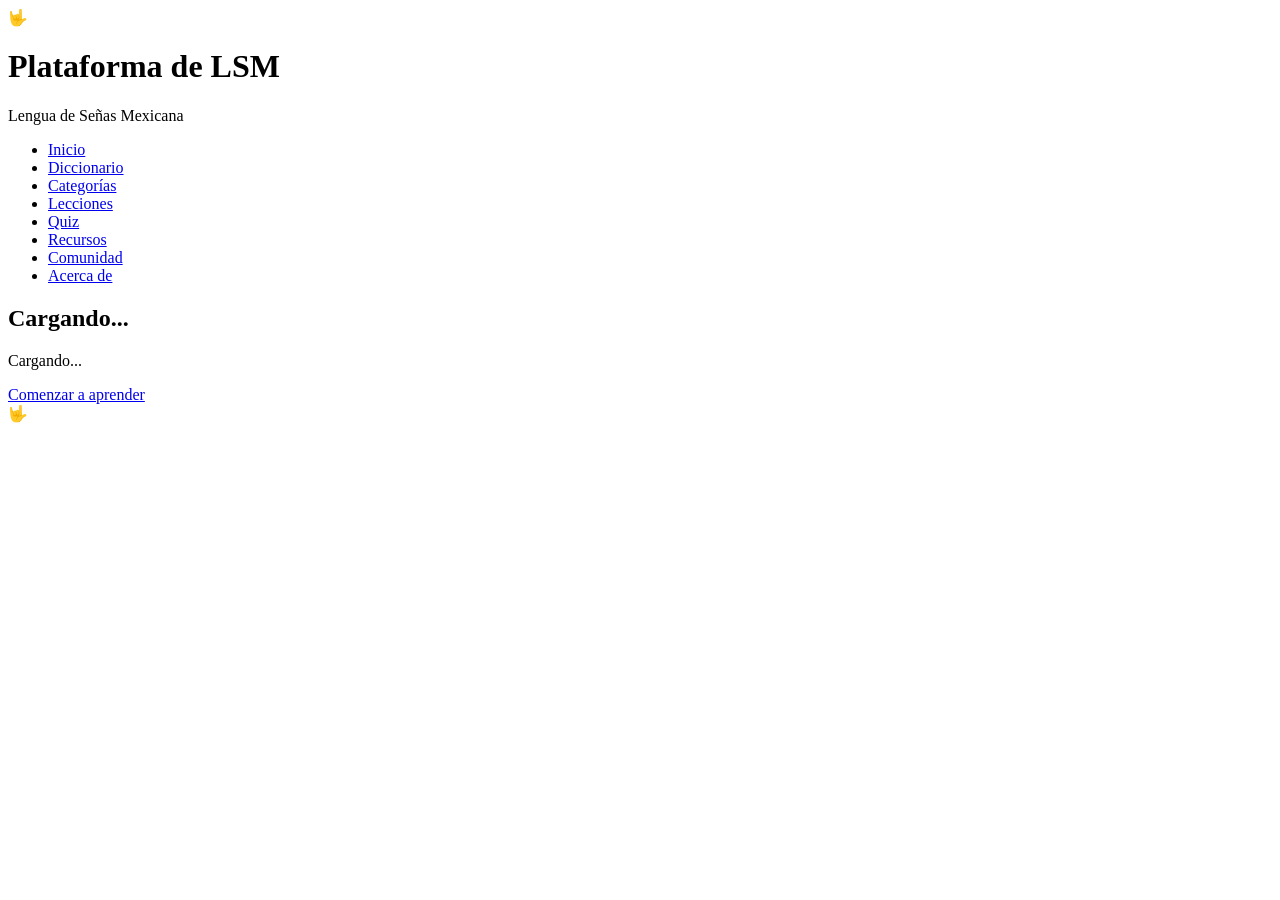
<file: Index.html>
<!DOCTYPE html>
<html lang="es">
<head>
    <meta charset="UTF-8">
    <meta name="viewport" content="width=device-width, initial-scale=1.0">
    <title>LSM - Lengua de Señas Mexicana</title>
    <!--<link rel="stylesheet" href="css/styles.css"> -->
</head>
<body>


    <header id="encabezado">
        <div id="logo-area">
            <span id="logo-icono">🤟</span>
            <h1 id="logo-titulo">Plataforma de LSM</h1>
            <p id="logo-subtitulo">Lengua de Señas Mexicana</p>
        </div>

        <nav id="navbar">
            <ul id="menu-lista">
                <li><a href="index.html"              class="nav-link activo">Inicio</a></li>
                <li><a href="diccionario.html"  class="nav-link">Diccionario</a></li>
                <li><a href="categorias.html"   class="nav-link">Categorías</a></li>
                <li><a href="lecciones.html"    class="nav-link">Lecciones</a></li>
                <li><a href="quiz.html"         class="nav-link">Quiz</a></li>
                <li><a href="recursos.html"     class="nav-link">Recursos</a></li>
                <li><a href="comunidad.html"    class="nav-link">Comunidad</a></li>
                <li><a href="acerca.html"       class="nav-link">Acerca de</a></li>
            </ul>
        </nav>
    </header>


    <section id="hero">
        <div id="hero-contenido">
            <h2 id="hero-titulo">Cargando...</h2>
            <p  id="hero-descripcion">Cargando...</p>
            <a  id="hero-boton" href="lecciones.html">Comenzar a aprender</a>
        </div>
        <div id="hero-imagen">
            <span id="hero-emoji">🤟</span>
        </div>
    </section>


    

    <script src="script.js"></script>
</body>
</html>
</file>
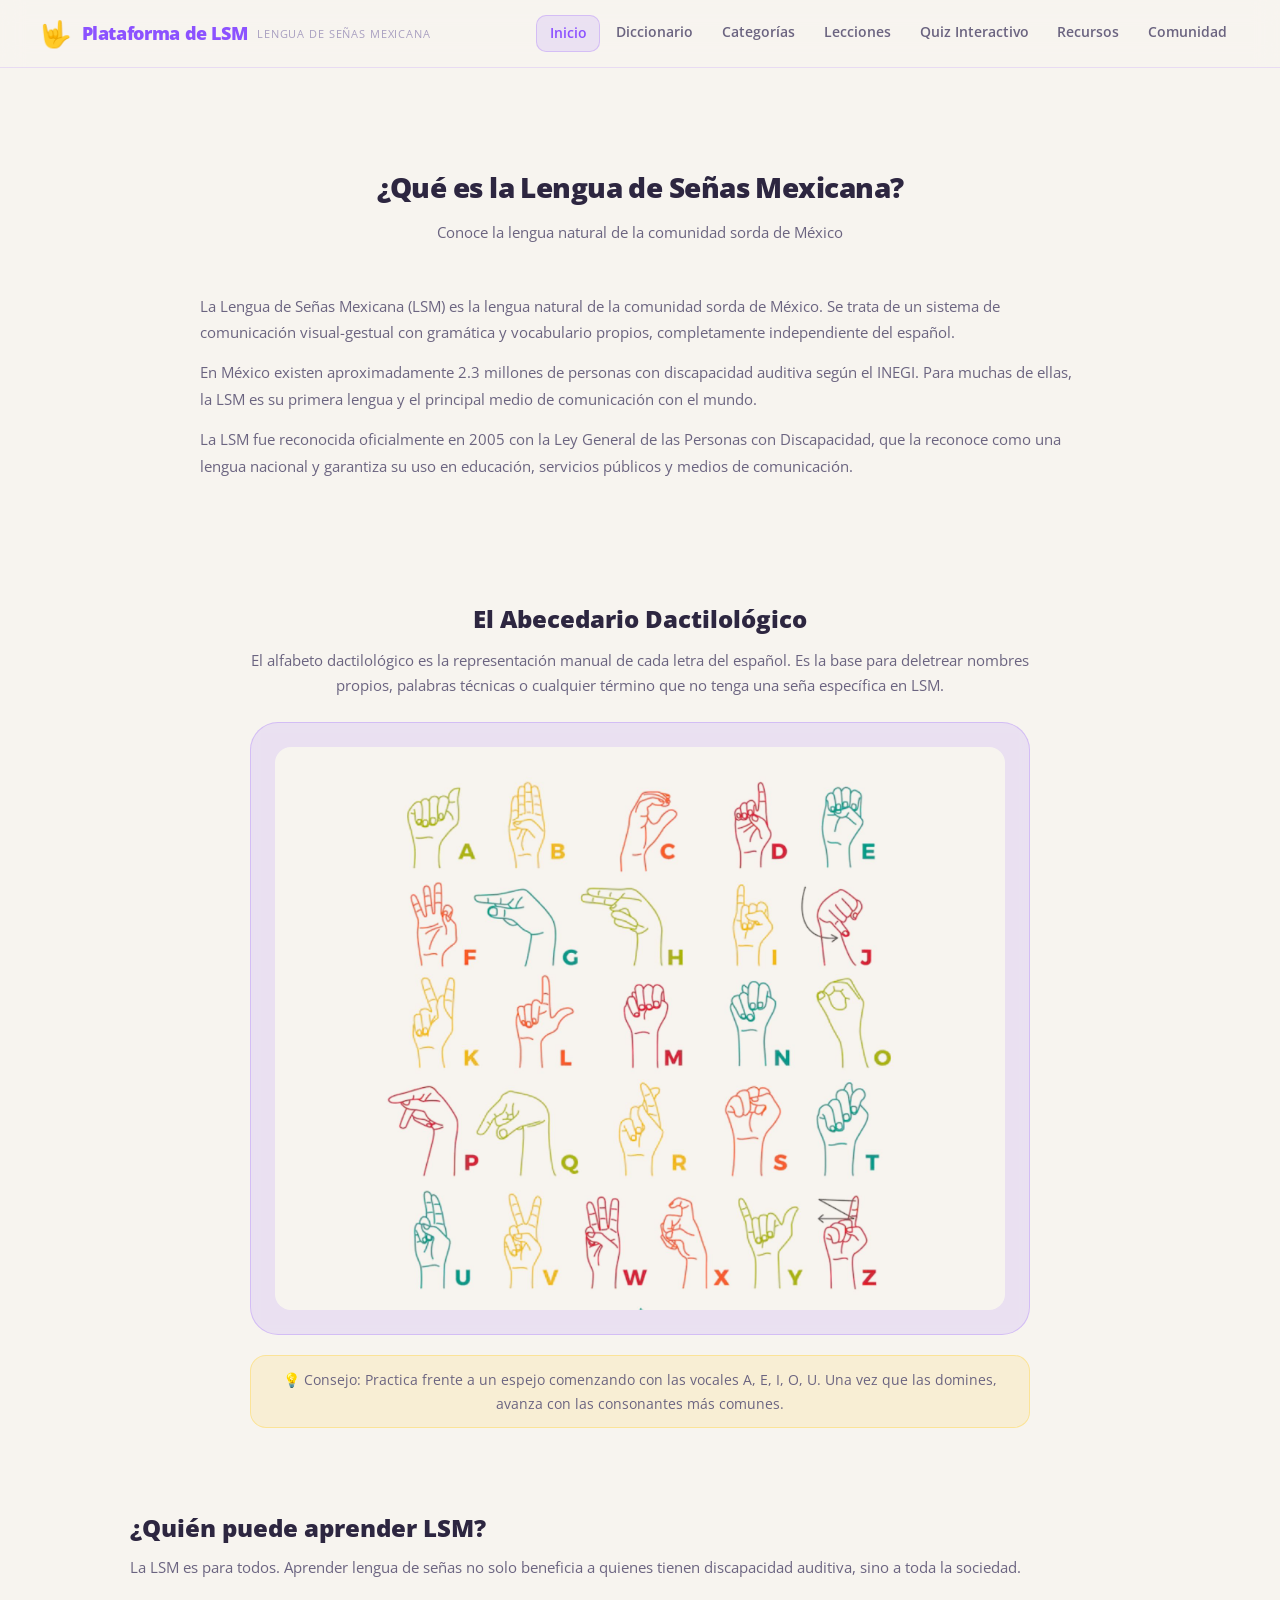
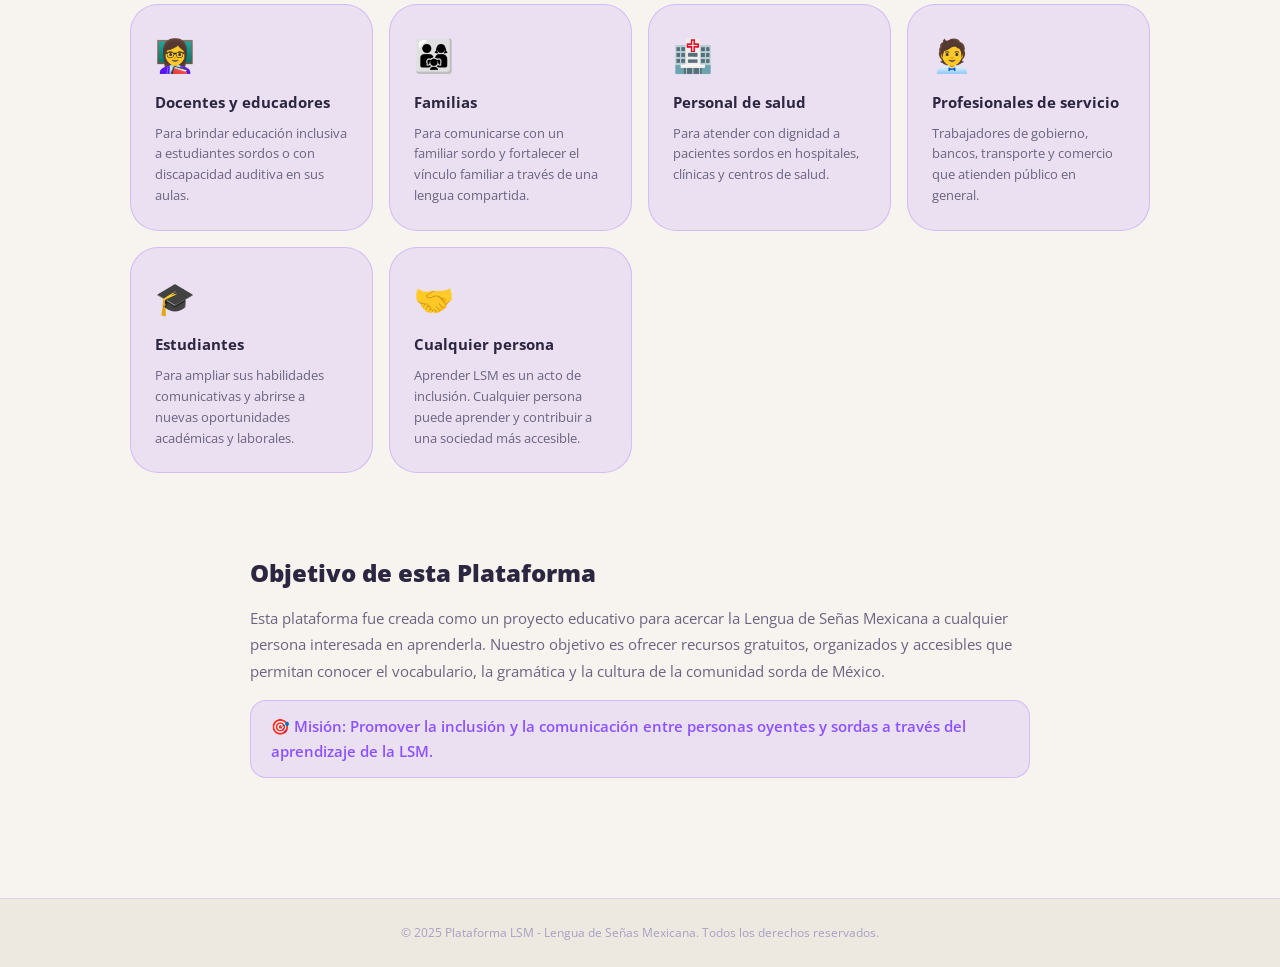
<file: index.html>
<!DOCTYPE html>
<html lang="es">
<head>
    <meta charset="UTF-8">
    <meta name="viewport" content="width=device-width, initial-scale=1.0">
    <title>Inicio - LSM</title>
    <link rel="stylesheet" href="styles.css">
</head>
<body>

    <a href="#contenido-principal" id="skip-link">Saltar al contenido principal</a>

    <header id="encabezado">
        <div id="logo-area">
            <span id="logo-icono" aria-label="Mano haciendo la seña de te quiero en LSM" role="img">🤟</span>
            <h1 id="logo-titulo">Plataforma de LSM</h1>
            <p id="logo-subtitulo">Lengua de Señas Mexicana</p>
        </div>
        <nav id="navbar" aria-label="Menú principal de navegación">
            <ul id="menu-lista">
                <li><a href="index.html"       class="nav-link activo" aria-current="page">Inicio</a></li>
                <li><a href="diccionario.html" class="nav-link">Diccionario</a></li>
                <li><a href="categorias.html"  class="nav-link">Categorías</a></li>
                <li><a href="lecciones.html"   class="nav-link">Lecciones</a></li>
                <li><a href="quiz.html"        class="nav-link">Quiz Interactivo</a></li>
                <li><a href="recursos.html"    class="nav-link">Recursos</a></li>
                <li><a href="comunidad.html"   class="nav-link">Comunidad</a></li>
            </ul>
        </nav>
    </header>

    <main id="contenido-principal">

        <section id="que-es-seccion">
            <div id="page-header">
                <h2 id="que-es-titulo">Cargando...</h2>
                <p  id="que-es-subtitulo">Cargando...</p>
            </div>
            <div id="que-es-parrafos"></div>
            <div id="que-es-datos"></div>
        </section>

        <section id="abecedario-seccion">
            <h2 id="abecedario-titulo">Cargando...</h2>
            <p  id="abecedario-descripcion">Cargando...</p>
            <div id="abecedario-imagen-contenedor">
                <img
                    id="abecedario-imagen"
                    src="lenguaje-sm.jpg"
                    alt="Abecedario de la Lengua de Señas Mexicana"
                >
            </div>
            <p id="abecedario-consejo">Cargando...</p>
        </section>

        <section id="quienes-seccion">
            <h2 id="quienes-titulo">Cargando...</h2>
            <p  id="quienes-descripcion">Cargando...</p>
            <div id="quienes-contenedor"></div>
        </section>

        <section id="objetivo-seccion">
            <h2 id="objetivo-titulo">Cargando...</h2>
            <p  id="objetivo-texto">Cargando...</p>
            <p  id="objetivo-mision">Cargando...</p>
            <div id="objetivo-caracteristicas"></div>
        </section>

    </main>

    <footer id="pie-pagina">
        <div id="footer-contenido">
            <p id="footer-texto">Cargando...</p>
        </div>
    </footer>

    <script src="script.js"></script>
</body>
</html>
</file>
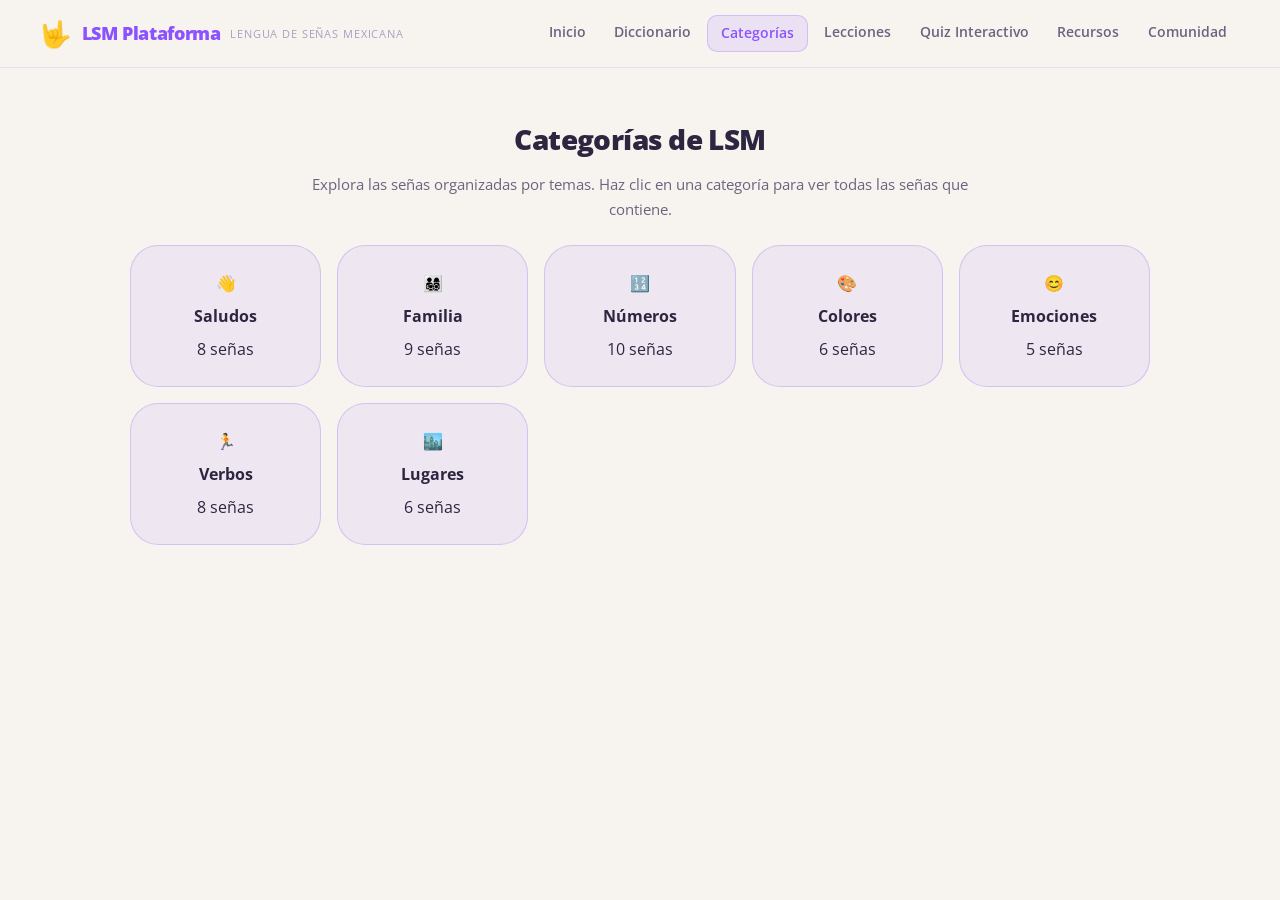
<file: categorias.html>
<!DOCTYPE html>
<!DOCTYPE html>
<html lang="es">
<head>
    <meta charset="UTF-8">
    <meta name="viewport" content="width=device-width, initial-scale=1.0">
    <title>Categorías - LSM</title>
    <link rel="stylesheet" href="styles.css">
</head>
<body>

    <a href="#contenido-principal" id="skip-link">Ir al contenido principal</a>

    
    <!-- NAVBAR -->
    <header id="encabezado">
        <div id="logo-area">
            <span id="logo-icono" aria-label="Mano haciendo la seña de te quiero en LSM" role="img">🤟</span>
            <h1 id="logo-titulo">LSM Plataforma</h1>
            <p id="logo-subtitulo">Lengua de Señas Mexicana</p>
        </div>
        <nav id="navbar" aria-label="Menú principal de navegación">
            <ul id="menu-lista">
                <li><a href="../index.html"           class="nav-link">Inicio</a></li>
                <li><a href="diccionario.html"        class="nav-link">Diccionario</a></li>
                <li><a href="categorias.html" class="nav-link activo" aria-current="page">Categorías</a></li>
                <li><a href="lecciones.html"          class="nav-link">Lecciones</a></li>
                <li><a href="quiz.html"               class="nav-link">Quiz Interactivo</a></li>
                <li><a href="recursos.html"           class="nav-link">Recursos</a></li>
                <li><a href="comunidad.html"          class="nav-link">Comunidad</a></li>
            </ul>
        </nav>
    </header>

    <main id="contenido-principal">
    <section id="page-header">
        <h2 id="cat-titulo">Cargando...</h2>
        <p  id="cat-descripcion">Cargando...</p>
    </section>

    <!-- categorias segun xml -->
    <section id="categorias-seccion">
        <div id="categorias-contenedor">
            <!-- Se genera desde categorias.xml -->
        </div>
    </section>

    <!-- Señas de la categoria elegida-->
    <section id="senas-categoria-seccion" style="display:none;">
        <h3 id="nombre-categoria-activa"></h3>
        <div id="senas-categoria-contenedor"></div>
        <button id="btn-volver-categorias">← Volver a categorías</button>
    </section>


    <script src="script.js"></script>
</body>
</html>
</file>
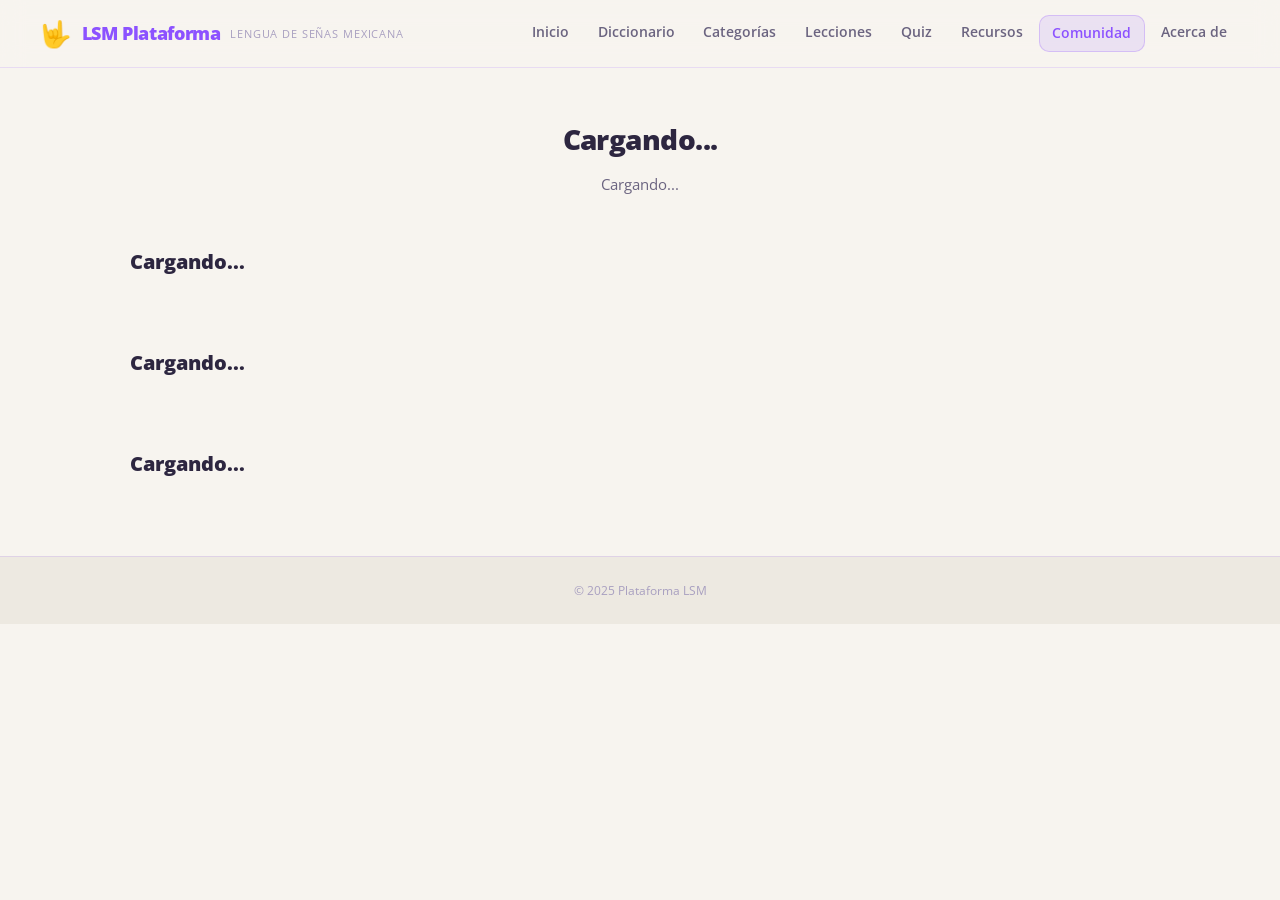
<file: Comunidad.html>
<!DOCTYPE html>
<html lang="es">
<head>
    <meta charset="UTF-8">
    <meta name="viewport" content="width=device-width, initial-scale=1.0">
    <title>Comunidad - LSM</title>
    <link rel="stylesheet" href="styles.css">
</head>
<body>

    <header id="encabezado">
        <div id="logo-area">
            <span id="logo-icono">🤟</span>
            <h1 id="logo-titulo">LSM Plataforma</h1>
            <p id="logo-subtitulo">Lengua de Señas Mexicana</p>
        </div>
        <nav id="navbar">
            <ul id="menu-lista">
                <li><a href="index.html"        class="nav-link">Inicio</a></li>
                <li><a href="diccionario.html"  class="nav-link">Diccionario</a></li>
                <li><a href="categorias.html"   class="nav-link">Categorías</a></li>
                <li><a href="lecciones.html"    class="nav-link">Lecciones</a></li>
                <li><a href="quiz.html"         class="nav-link">Quiz</a></li>
                <li><a href="recursos.html"     class="nav-link">Recursos</a></li>
                <li><a href="comunidad.html"    class="nav-link activo">Comunidad</a></li>
                <li><a href="acerca.html"       class="nav-link">Acerca de</a></li>
            </ul>
        </nav>
    </header>

    <section id="page-header">
        <h2 id="com-titulo">Cargando...</h2>
        <p  id="com-descripcion">Cargando...</p>
    </section>

    <!-- Testimonios -->
    <section id="testimonios-seccion">
        <h3 id="testimonios-titulo">Cargando...</h3>
        <div id="testimonios-contenedor">
        </div>
    </section>

    <!-- Organizaciones -->
    <section id="organizaciones-seccion">
        <h3 id="organizaciones-titulo">Cargando...</h3>
        <div id="organizaciones-contenedor">
        </div>
    </section>

    <!-- Preguntas frecuentes -->
    <section id="faq-seccion">
        <h3 id="faq-titulo">Cargando...</h3>
        <div id="faq-contenedor">
        </div>
    </section>

    <footer id="pie-pagina">
        <div id="footer-contenido">
            <p id="footer-texto">© 2025 Plataforma LSM</p>
        </div>
    </footer>

    <script src="script.js"></script>
</body>
</html>
</file>
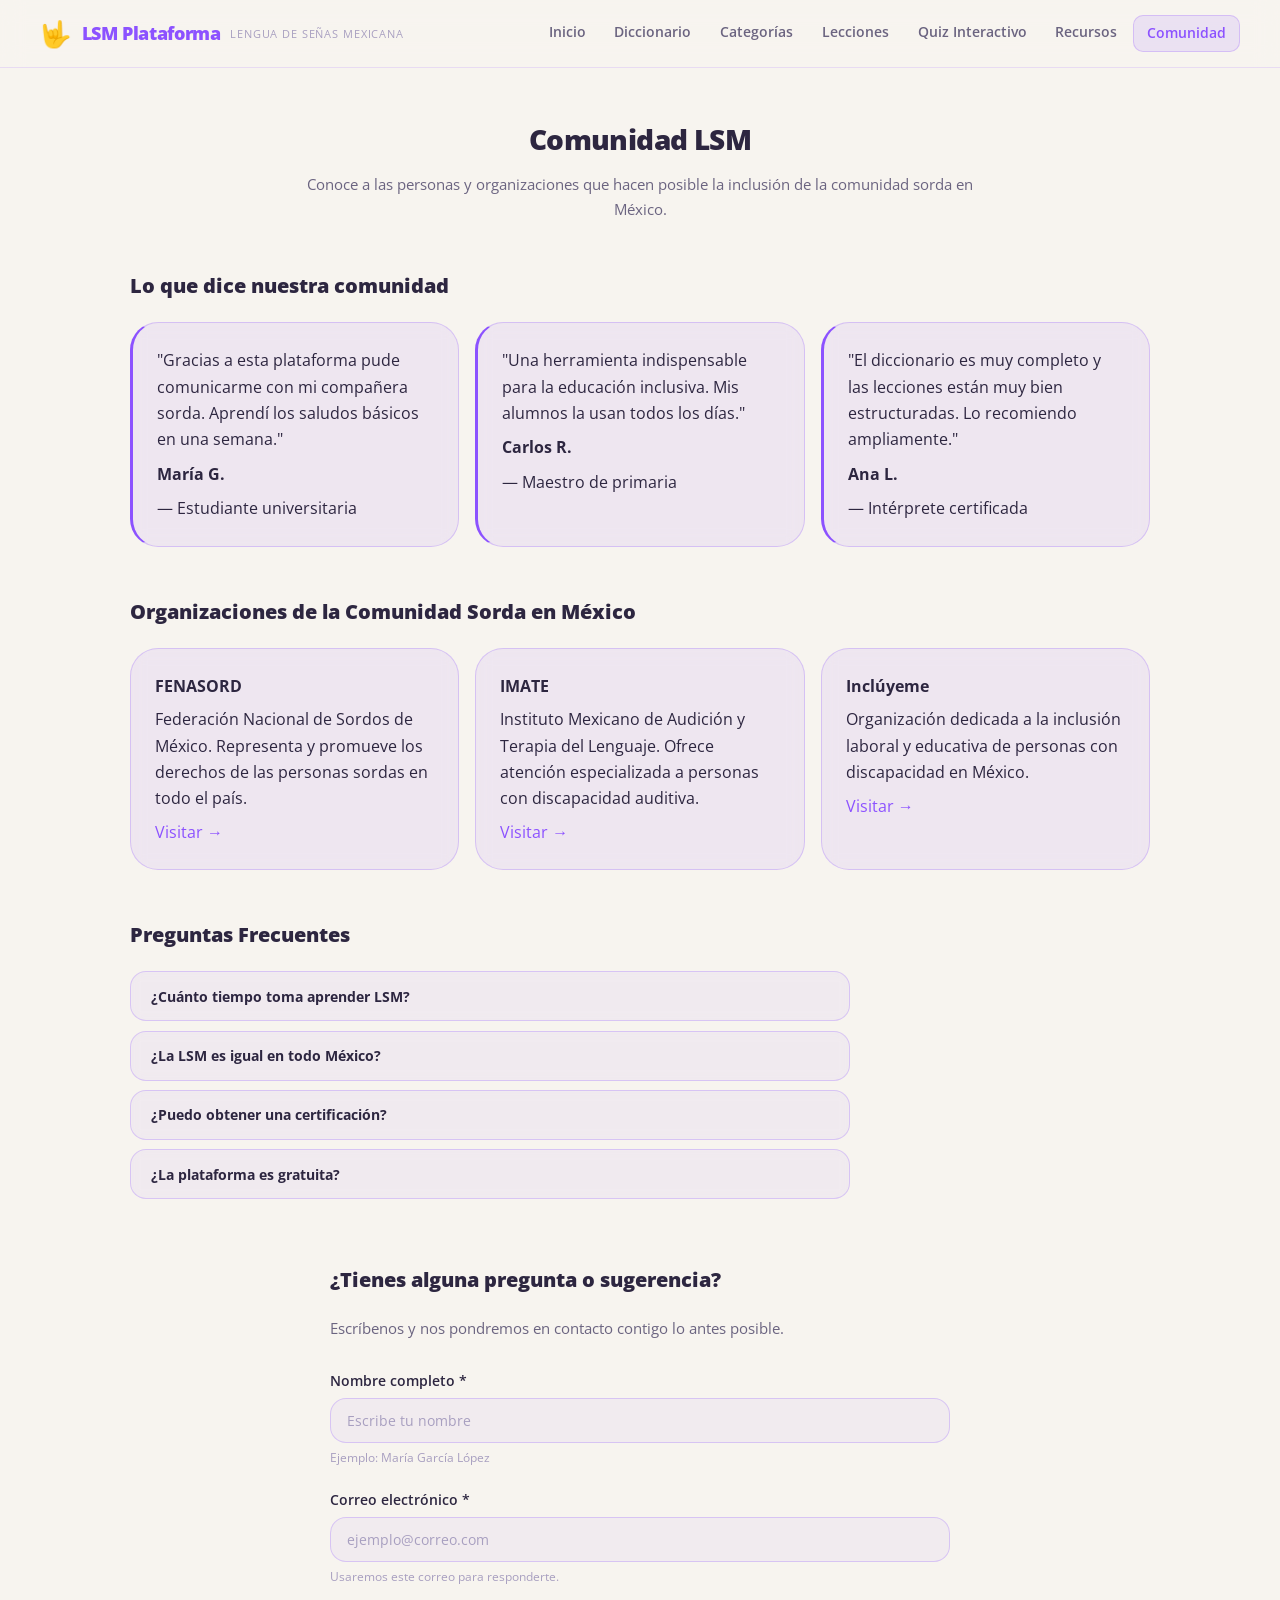
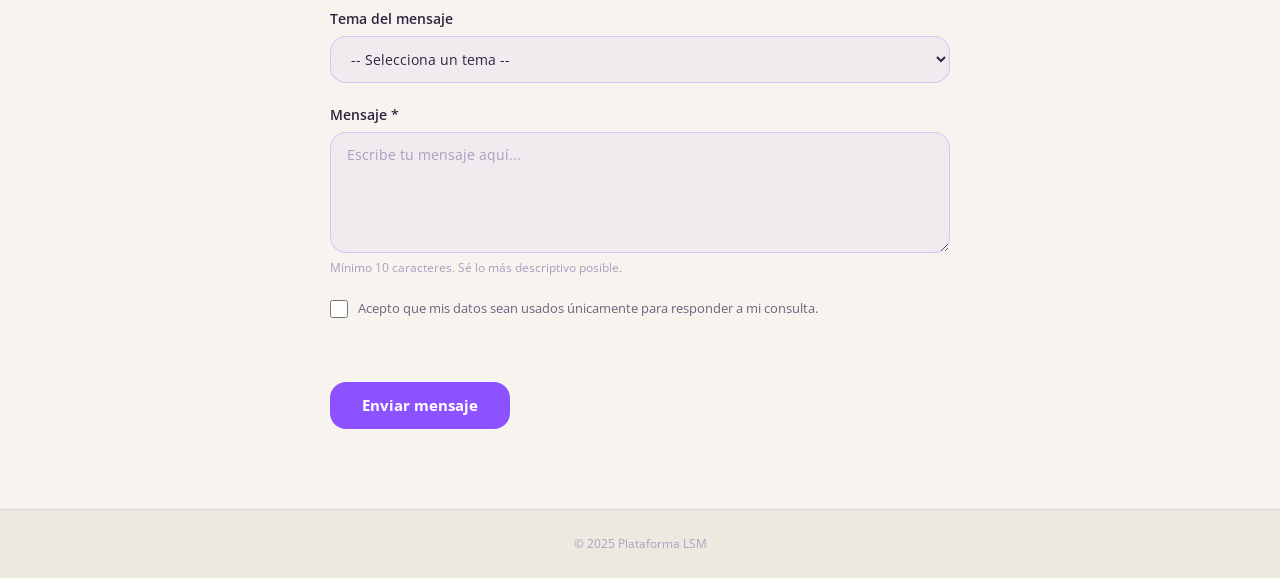
<file: comunidad.html>
<!DOCTYPE html>
<html lang="es">
<head>
    <meta charset="UTF-8">
    <meta name="viewport" content="width=device-width, initial-scale=1.0">
    <title>Comunidad - LSM</title>
    <link rel="stylesheet" href="styles.css">
</head>
<body>

    <a href="#contenido-principal" id="skip-link">Ir al contenido principal</a>

    <!-- NAVBAR -->
    <header id="encabezado">
        <div id="logo-area">
            <span id="logo-icono" aria-label="Mano haciendo la seña de te quiero en LSM" role="img">🤟</span>
            <h1 id="logo-titulo">LSM Plataforma</h1>
            <p id="logo-subtitulo">Lengua de Señas Mexicana</p>
        </div>
        <nav id="navbar" aria-label="Menú principal de navegación">
            <ul id="menu-lista">
                <li><a href="index.html"       class="nav-link">Inicio</a></li>
                <li><a href="diccionario.html" class="nav-link">Diccionario</a></li>
                <li><a href="categorias.html"  class="nav-link">Categorías</a></li>
                <li><a href="lecciones.html"   class="nav-link">Lecciones</a></li>
                <li><a href="quiz.html"        class="nav-link">Quiz Interactivo</a></li>
                <li><a href="recursos.html"    class="nav-link">Recursos</a></li>
                <li><a href="comunidad.html"   class="nav-link activo" aria-current="page">Comunidad</a></li>
            </ul>
        </nav>
    </header>

    <!-- ENCABEZADO -->
    <main id="contenido-principal">
    <section id="page-header">
        <h2 id="com-titulo">Cargando...</h2>
        <p  id="com-descripcion">Cargando...</p>
    </section>

    <!-- TESTIMONIOS -->
    <section id="testimonios-seccion" aria-label="Testimonios de usuarios de la plataforma">
        <h3 id="testimonios-titulo">Cargando...</h3>
        <div id="testimonios-contenedor" role="list">
        </div>
    </section>

    <!-- ORGANIZACIONES -->
    <section id="organizaciones-seccion" aria-label="Organizaciones de la comunidad sorda en México">
        <h3 id="organizaciones-titulo">Cargando...</h3>
        <div id="organizaciones-contenedor" role="list">
        </div>
    </section>

    <!-- PREGUNTAS FRECUENTES -->
    <section id="faq-seccion" aria-label="Preguntas frecuentes sobre LSM">
        <h3 id="faq-titulo">Cargando...</h3>
        <div id="faq-contenedor">
        </div>
    </section>

    <!-- FORMULARIO DE CONTACTO -->
    <section id="contacto-seccion" aria-label="Formulario de contacto">
        <h3 id="contacto-titulo">¿Tienes alguna pregunta o sugerencia?</h3>
        <p id="contacto-descripcion">Escríbenos y nos pondremos en contacto contigo lo antes posible.</p>

        <form id="form-contacto" novalidate>

            <!-- Nombre -->
            <div class="form-grupo">
                <label for="contacto-nombre">Nombre completo <span aria-hidden="true">*</span></label>
                <input
                    type="text"
                    id="contacto-nombre"
                    name="nombre"
                    placeholder="Escribe tu nombre"
                    required
                    aria-required="true"
                    aria-describedby="nombre-ayuda"
                >
                <small id="nombre-ayuda">Ejemplo: María García López</small>
            </div>

            <!-- Correo -->
            <div class="form-grupo">
                <label for="contacto-correo">Correo electrónico <span aria-hidden="true">*</span></label>
                <input
                    type="email"
                    id="contacto-correo"
                    name="correo"
                    placeholder="ejemplo@correo.com"
                    required
                    aria-required="true"
                    aria-describedby="correo-ayuda"
                >
                <small id="correo-ayuda">Usaremos este correo para responderte.</small>
            </div>

            <!-- Tema -->
            <div class="form-grupo">
                <label for="contacto-tema">Tema del mensaje</label>
                <select id="contacto-tema" name="tema" aria-label="Selecciona el tema de tu mensaje">
                    <option value="">-- Selecciona un tema --</option>
                    <option value="pregunta">Pregunta sobre LSM</option>
                    <option value="sugerencia">Sugerencia para la plataforma</option>
                    <option value="error">Reportar un error</option>
                    <option value="colaboracion">Propuesta de colaboración</option>
                    <option value="otro">Otro</option>
                </select>
            </div>

            <!-- Mensaje -->
            <div class="form-grupo">
                <label for="contacto-mensaje">Mensaje <span aria-hidden="true">*</span></label>
                <textarea
                    id="contacto-mensaje"
                    name="mensaje"
                    rows="5"
                    placeholder="Escribe tu mensaje aquí..."
                    required
                    aria-required="true"
                    aria-describedby="mensaje-ayuda"
                ></textarea>
                <small id="mensaje-ayuda">Mínimo 10 caracteres. Sé lo más descriptivo posible.</small>
            </div>

            <!-- Verificador de privacidad -->
            <div class="form-grupo form-grupo-check">
                <input
                    type="checkbox"
                    id="contacto-privacidad"
                    name="privacidad"
                    required
                    aria-required="true"
                >
                <label for="contacto-privacidad">
                    Acepto que mis datos sean usados únicamente para responder a mi consulta.
                </label>
            </div>

            <!-- Mensaje -->
            <p id="form-resultado" role="alert" aria-live="polite"></p>

            <!-- enviar -->
            <button type="submit" id="btn-enviar-contacto" aria-label="Enviar formulario de contacto">
                Enviar mensaje
            </button>

        </form>
    </section>

</main>

    <footer id="pie-pagina">
        <div id="footer-contenido">
            <p id="footer-texto">© 2025 Plataforma LSM</p>
        </div>
    </footer>

    <script src="script.js"></script>
</body>
</html>
</file>
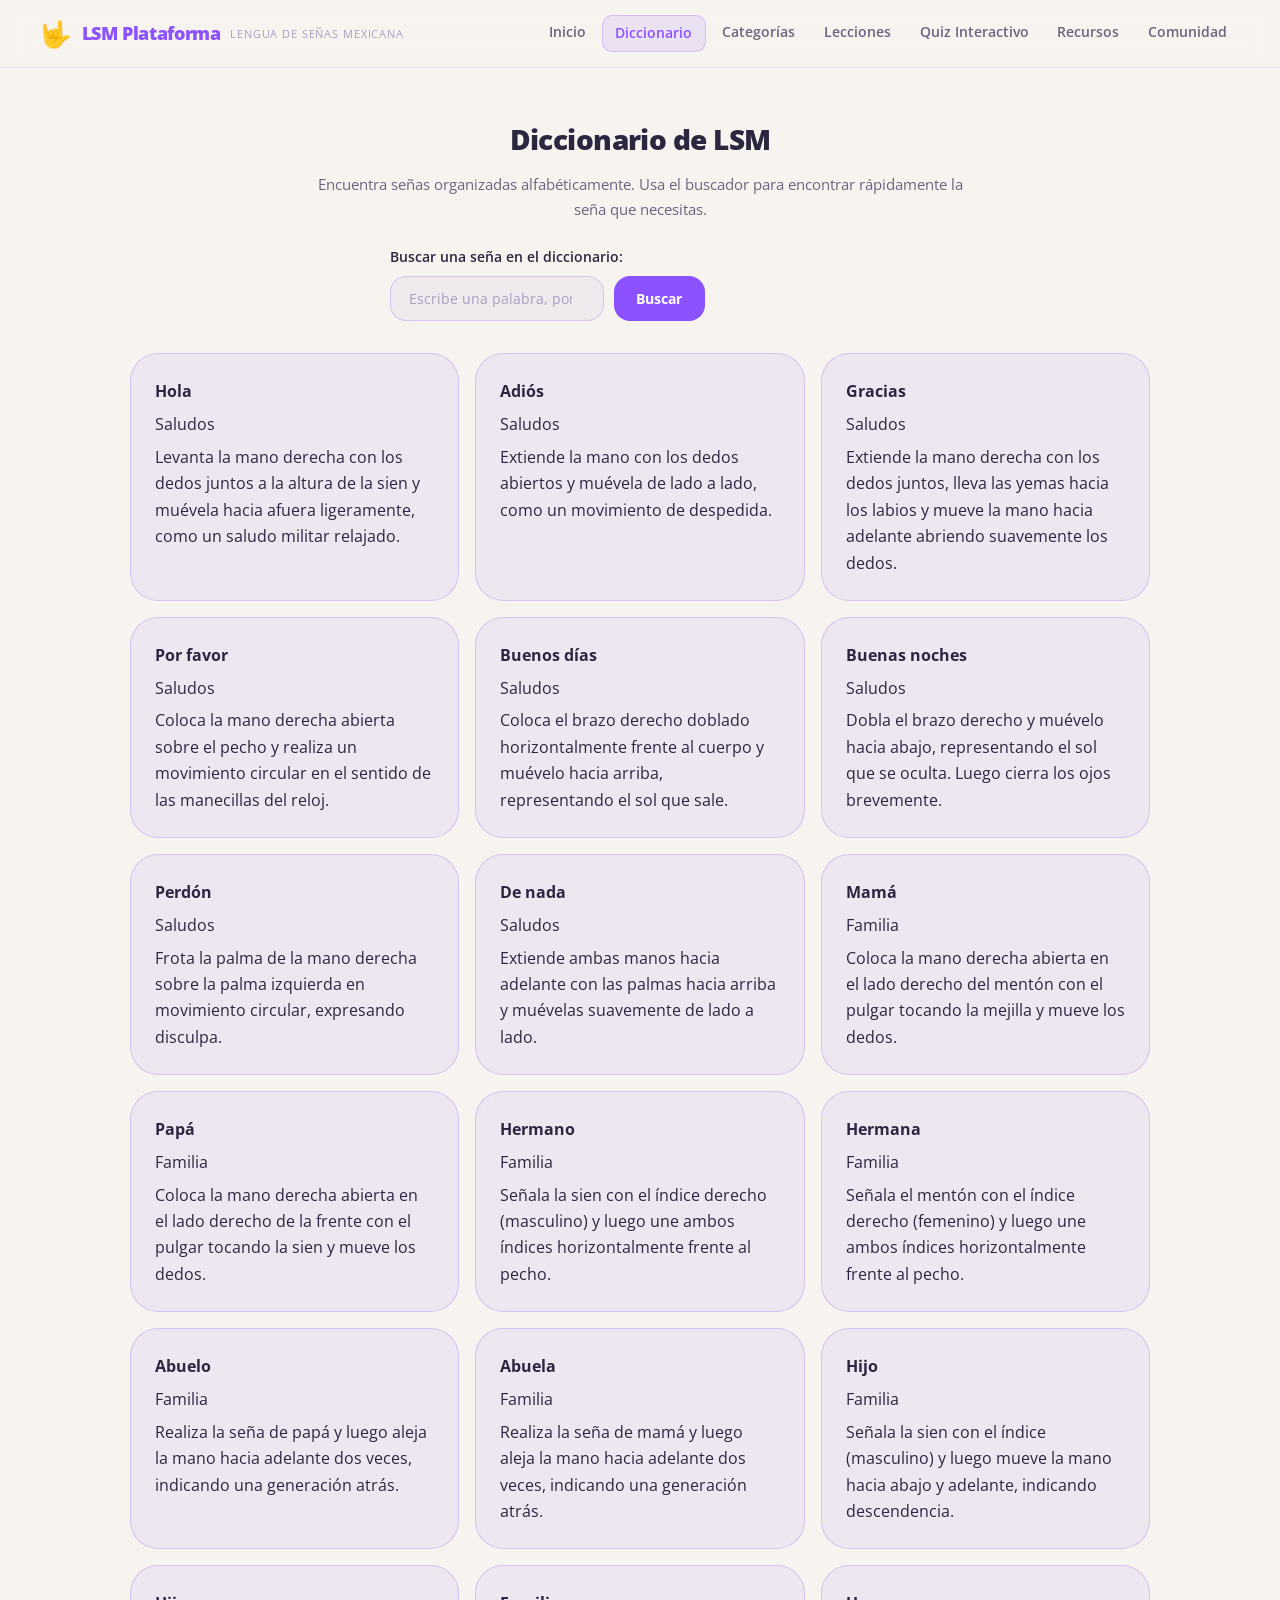
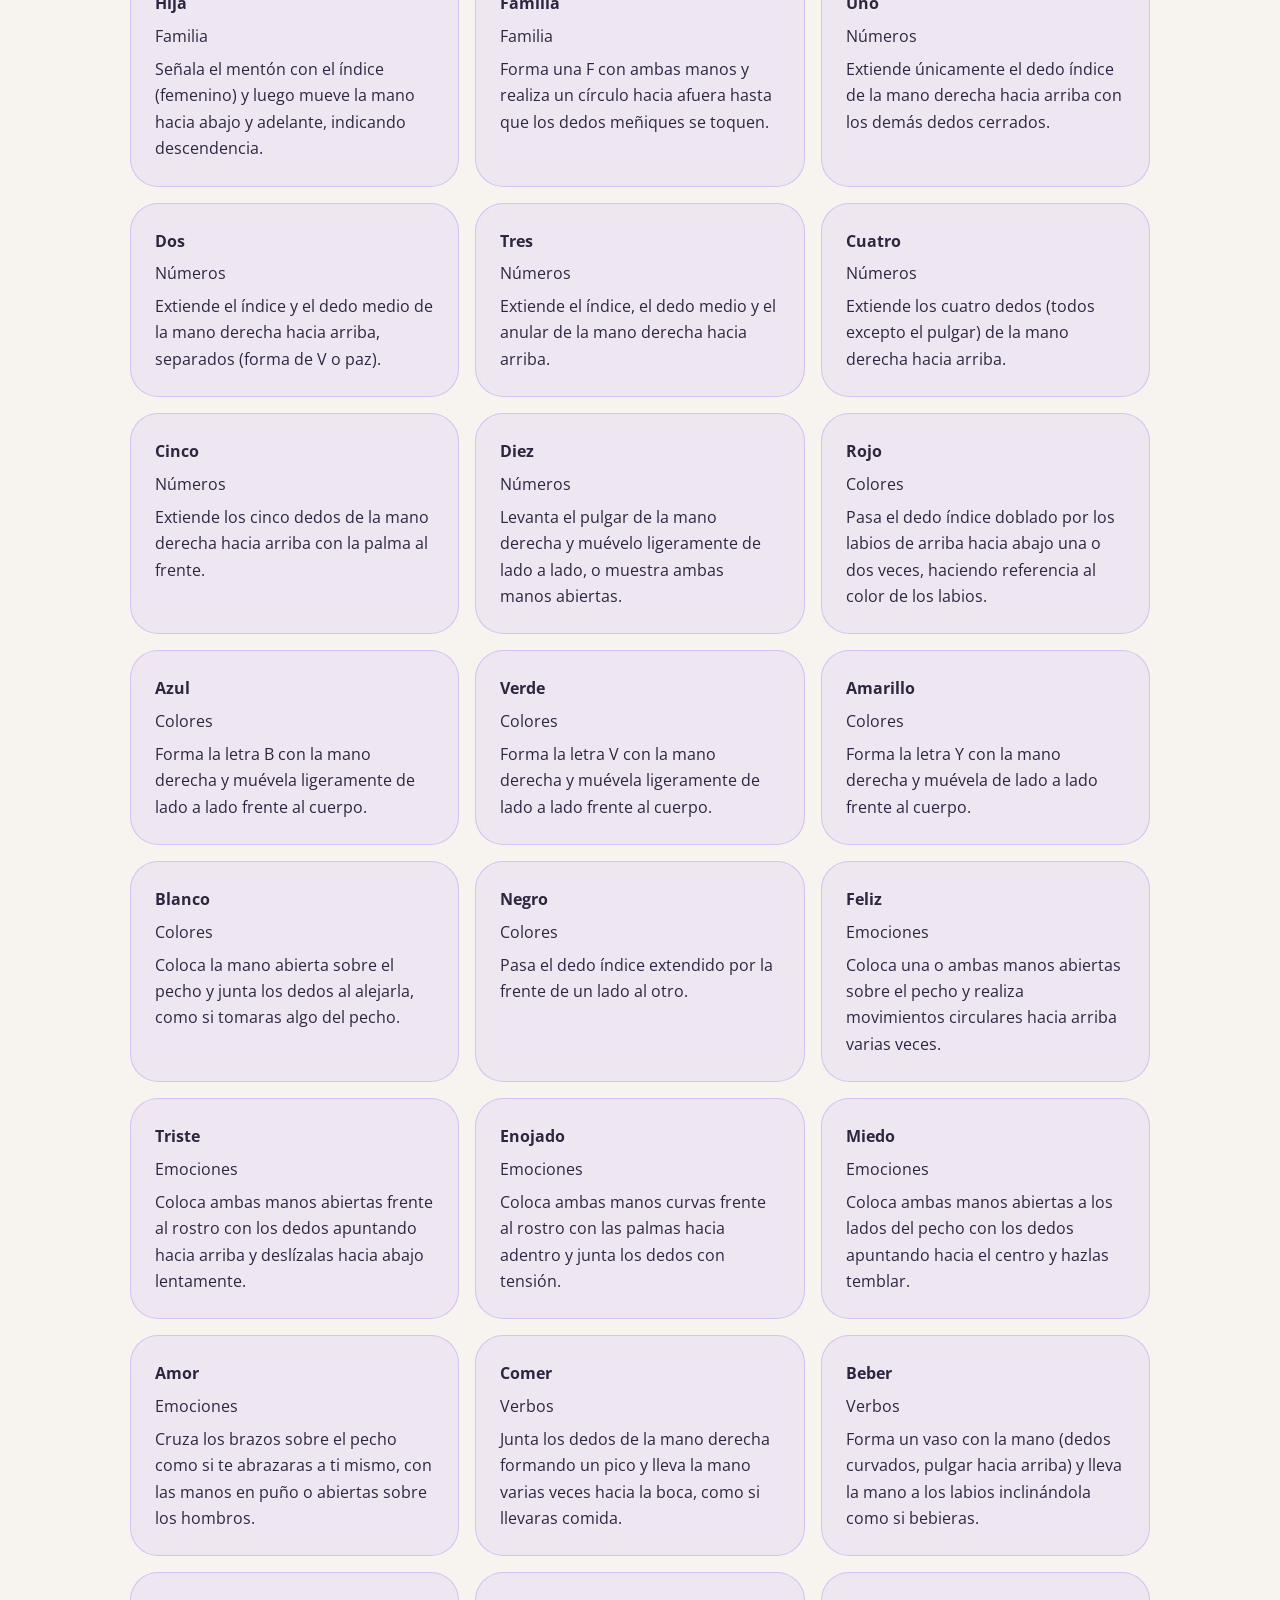
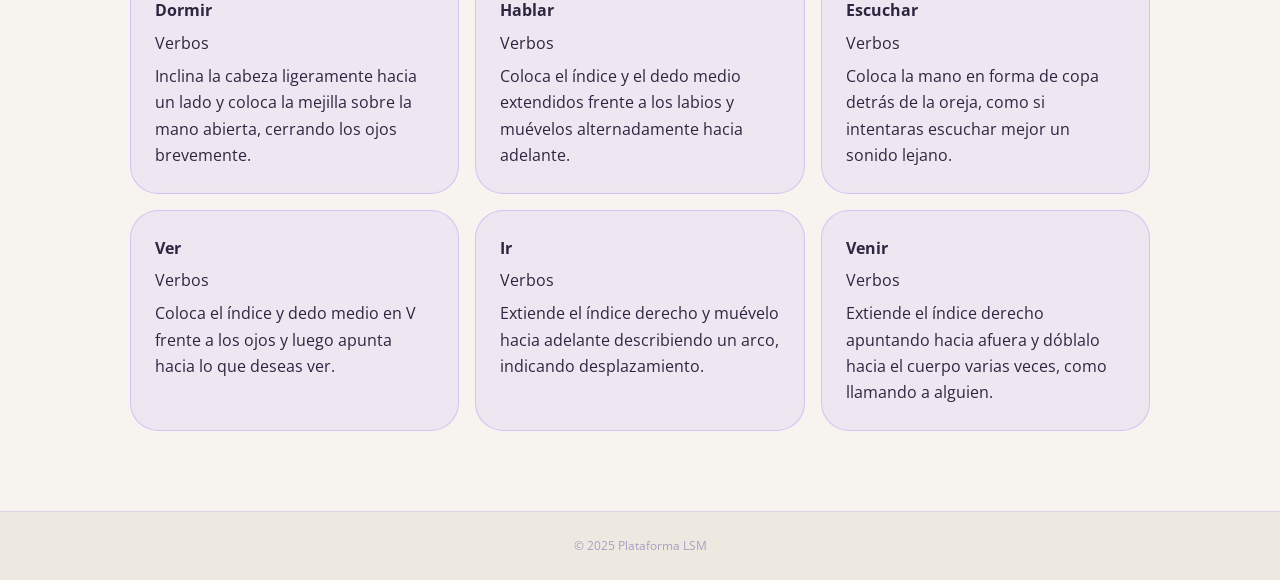
<file: diccionario.html>
<!DOCTYPE html>
<html lang="es">
<head>
    <meta charset="UTF-8">
    <meta name="viewport" content="width=device-width, initial-scale=1.0">
    <title>Diccionario - LSM</title>
    <link rel="stylesheet" href="styles.css">
</head>
<body>

    <!-- link para navegación-->
    <a href="#contenido-principal" id="skip-link">Ir al contenido principal</a>

    <!-- NAVBAR -->
    <header id="encabezado">
        <div id="logo-area">
            <span id="logo-icono" aria-label="Mano haciendo la seña de te quiero en LSM" role="img">🤟</span>
            <h1 id="logo-titulo">LSM Plataforma</h1>
            <p id="logo-subtitulo">Lengua de Señas Mexicana</p>
        </div>
        <nav id="navbar" aria-label="Menú principal de navegación">
            <ul id="menu-lista">
                <li><a href="index.html"       class="nav-link">Inicio</a></li>
                <li><a href="diccionario.html" class="nav-link activo" aria-current="page">Diccionario</a></li>
                <li><a href="categorias.html"  class="nav-link">Categorías</a></li>
                <li><a href="lecciones.html"   class="nav-link">Lecciones</a></li>
                <li><a href="quiz.html"        class="nav-link">Quiz Interactivo</a></li>
                <li><a href="recursos.html"    class="nav-link">Recursos</a></li>
                <li><a href="comunidad.html"   class="nav-link">Comunidad</a></li>
            </ul>
        </nav>
    </header>

    <!-- ENCABEZADO -->
    <main id="contenido-principal">
    <section id="page-header">
        <h2 id="dic-titulo">Cargando...</h2>
        <p  id="dic-descripcion">Cargando...</p>
    </section>

    <!-- BUSCADOR — con label -->
    <section id="buscador-seccion" aria-label="Buscador de señas">
        <form id="form-buscador" role="search" onsubmit="return false;">
            <label for="buscador-input">Buscar una seña en el diccionario:</label>
            <div id="buscador-controles">
                <input
                    type="search"
                    id="buscador-input"
                    name="buscador"
                    placeholder="Escribe una palabra, por ejemplo: Hola"
                    aria-label="Campo de búsqueda de señas"
                    autocomplete="off"
                >
                <button type="submit" id="buscador-btn" aria-label="Buscar la seña escrita">
                    Buscar
                </button>
            </div>
        </form>
    </section>

    <!-- RESULTADOS -->
    <section id="diccionario-seccion" aria-label="Resultados del diccionario de señas">
        <div id="diccionario-contenedor" role="list">
            <!-- Tarjetas generadas desde diccionario.xml -->
        </div>
    </section>

</main>

    <footer id="pie-pagina">
        <div id="footer-contenido">
            <p id="footer-texto">© 2025 Plataforma LSM</p>
        </div>
    </footer>

    <script src="script.js"></script>
</body>
</html>
</file>
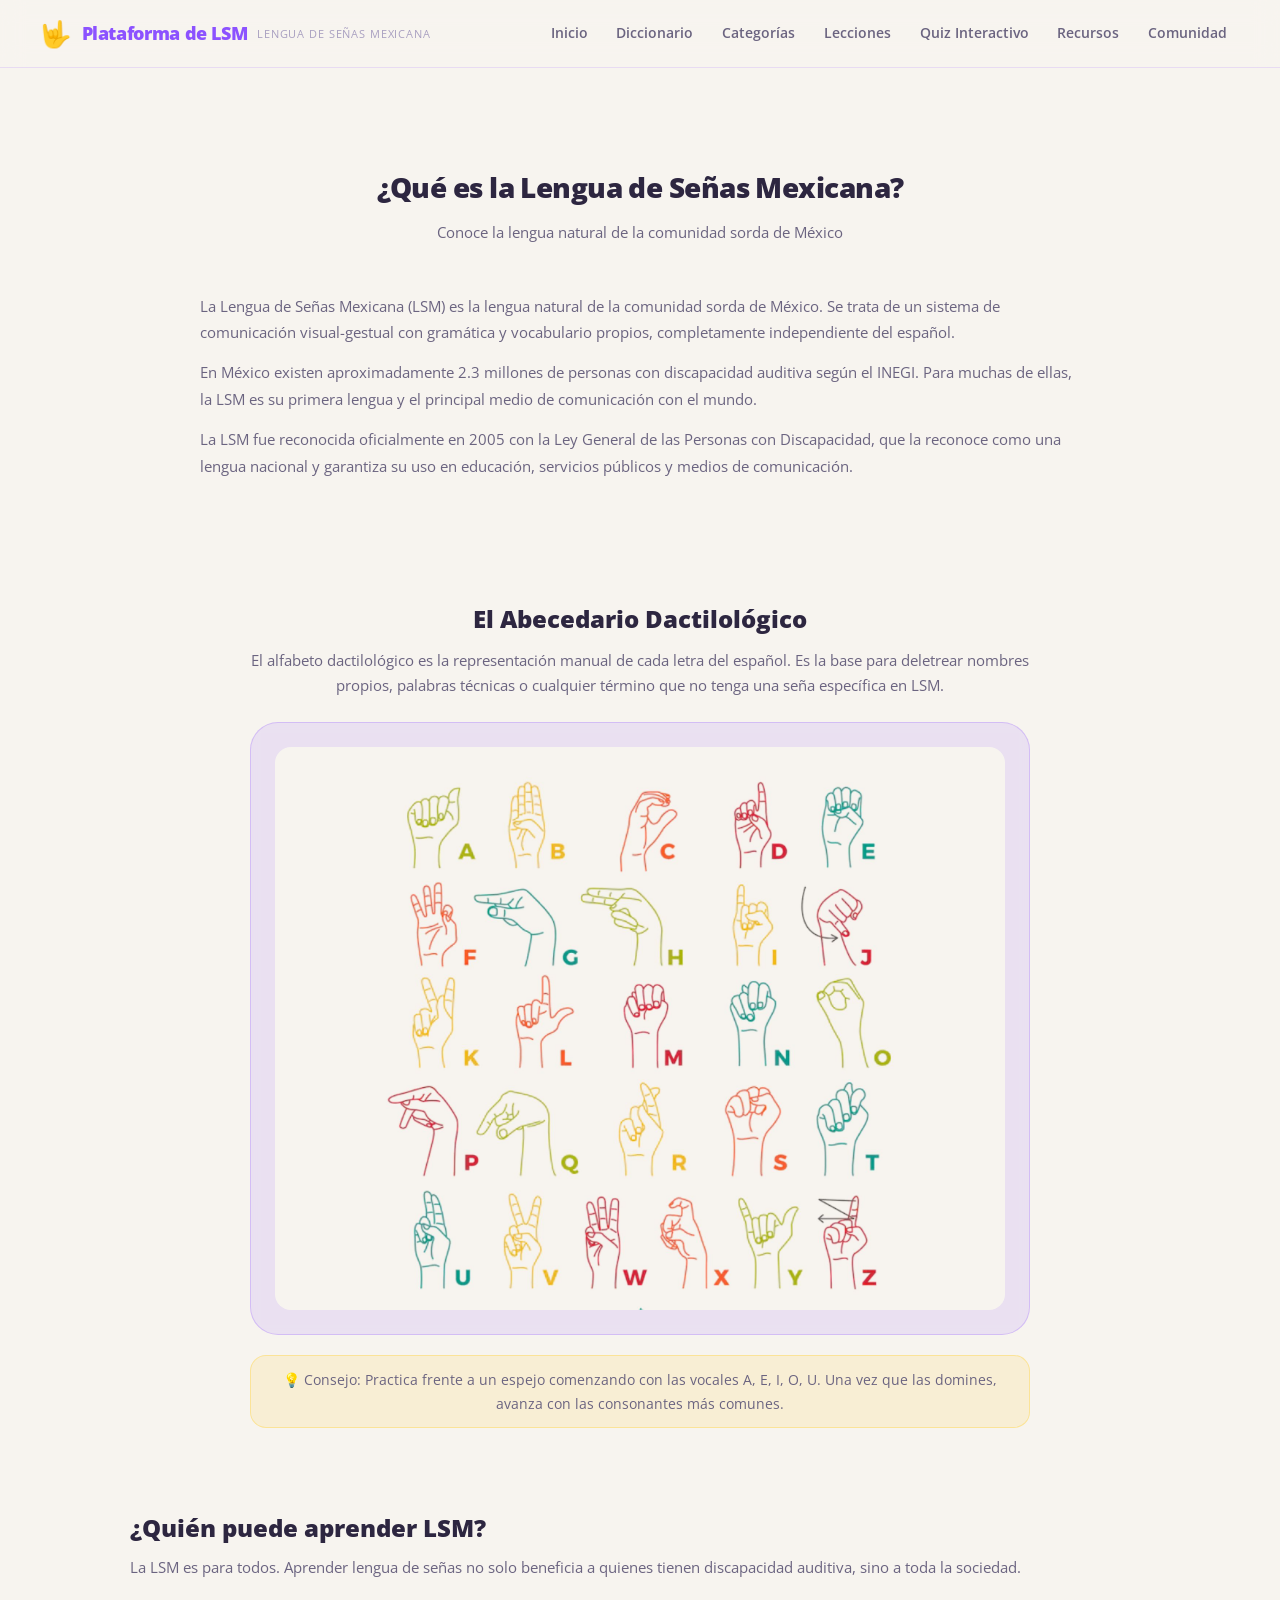
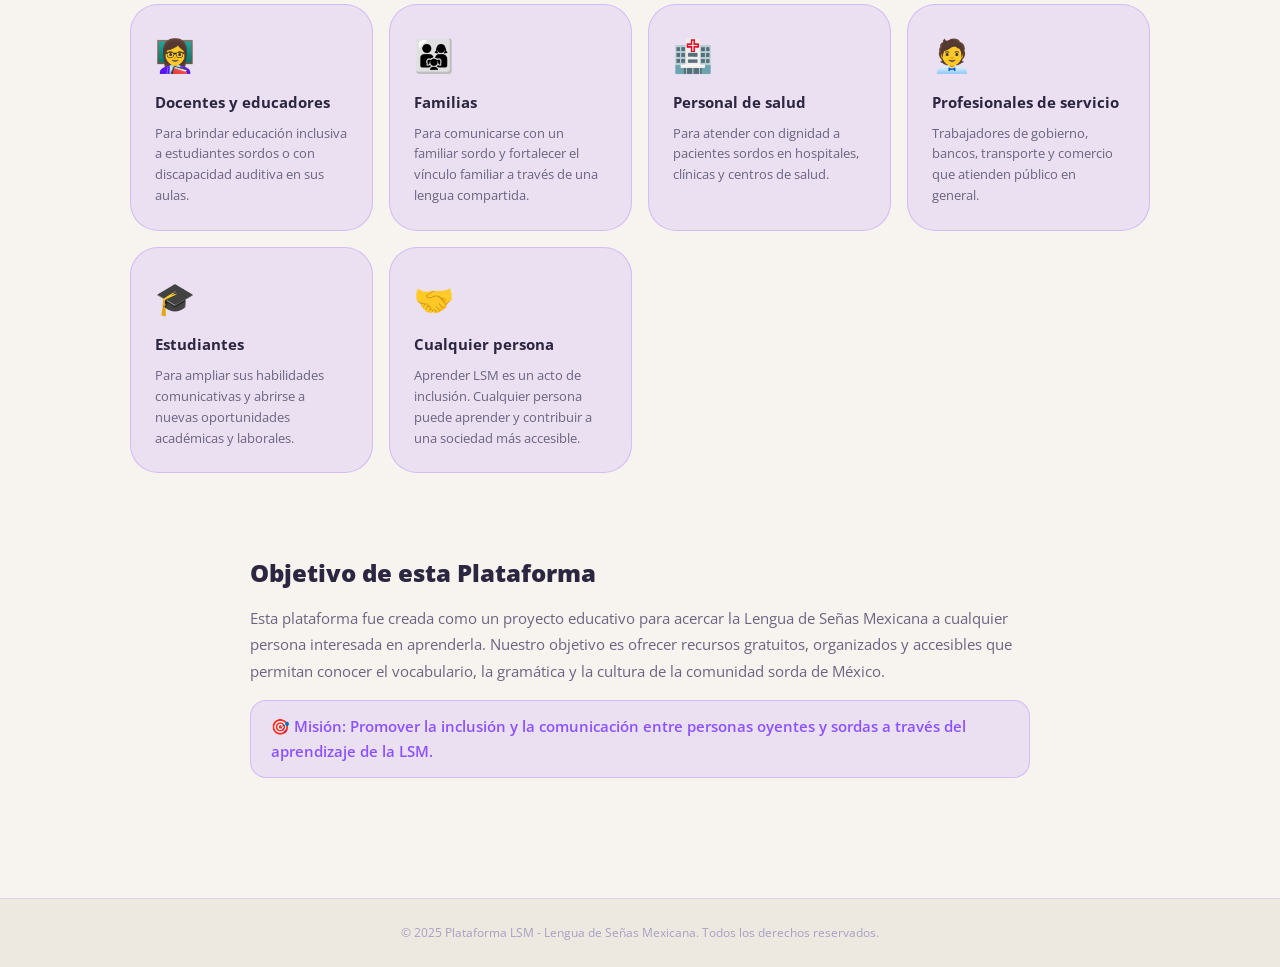
<file: inicio.html>
<!DOCTYPE html>
<html lang="es">
<head>
    <meta charset="UTF-8">
    <meta name="viewport" content="width=device-width, initial-scale=1.0">
    <title>Inicio - LSM</title>
    <link rel="stylesheet" href="styles.css">
</head>
<body>

    <a href="#contenido-principal" id="skip-link">Saltar al contenido principal</a>

    
    <header id="encabezado">
        <div id="logo-area">
            <span id="logo-icono" aria-label="Mano haciendo la seña de te quiero en LSM" role="img">🤟</span>
            <h1 id="logo-titulo">Plataforma de LSM</h1>
            <p id="logo-subtitulo">Lengua de Señas Mexicana</p>
        </div>
        <nav id="navbar" aria-label="Menú principal de navegación">
            <ul id="menu-lista">
                <li><a href="index.html"       class="nav-link">Inicio</a></li>
                <li><a href="diccionario.html" class="nav-link">Diccionario</a></li>
                <li><a href="categorias.html"  class="nav-link">Categorías</a></li>
                <li><a href="lecciones.html"   class="nav-link">Lecciones</a></li>
                <li><a href="quiz.html"        class="nav-link">Quiz Interactivo</a></li>
                <li><a href="recursos.html"    class="nav-link">Recursos</a></li>
                <li><a href="comunidad.html"   class="nav-link">Comunidad</a></li>
                
            </ul>
        </nav>
    </header>

    <main id="contenido-principal">
    <section id="que-es-seccion">
        <div id="page-header">
            <h2 id="que-es-titulo">Cargando...</h2>
            <p  id="que-es-subtitulo">Cargando...</p>
        </div>
        <div id="que-es-parrafos">
        </div>
        <div id="que-es-datos">
        </div>
    </section>

    <section id="abecedario-seccion">
        <h2 id="abecedario-titulo">Cargando...</h2>
        <p  id="abecedario-descripcion">Cargando...</p>
        <div id="abecedario-imagen-contenedor">
            <img
                id="abecedario-imagen"
                src="lenguaje-sm.jpg"
                alt="Abecedario de la Lengua de Señas Mexicana"
            >
        </div>
        <p id="abecedario-consejo">Cargando...</p>
    </section>

    <section id="quienes-seccion">
        <h2 id="quienes-titulo">Cargando...</h2>
        <p  id="quienes-descripcion">Cargando...</p>
        <div id="quienes-contenedor">
        </div>
    </section>

    <section id="objetivo-seccion">
        <h2 id="objetivo-titulo">Cargando...</h2>
        <p  id="objetivo-texto">Cargando...</p>
        <p  id="objetivo-mision">Cargando...</p>
        <div id="objetivo-caracteristicas">
        </div>
    </section>

</main>

    <footer id="pie-pagina">
        <div id="footer-contenido">
            <p id="footer-texto">Cargando...</p>
        </div>
    </footer>

    <script src="script.js"></script>
</body>
</html>
</file>
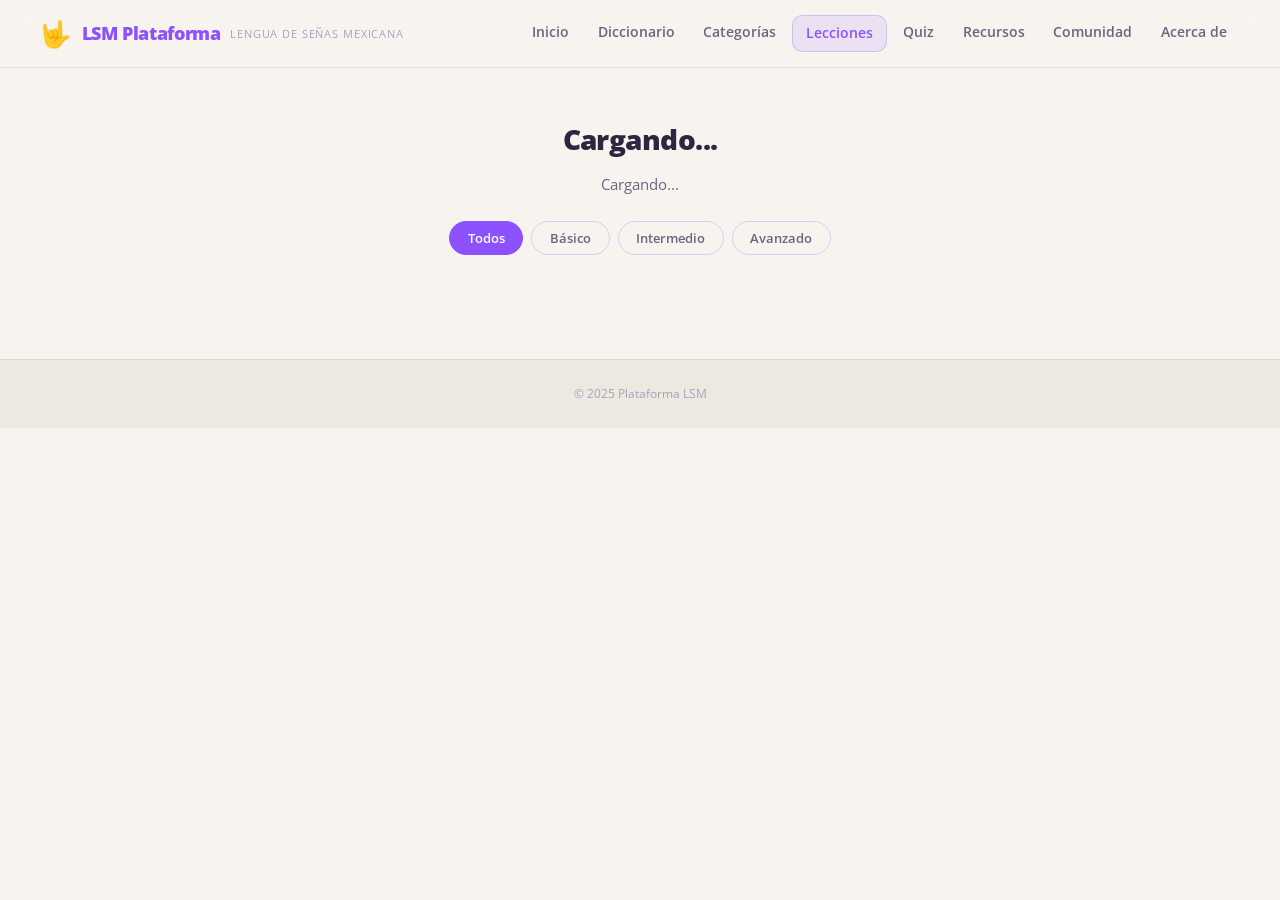
<file: Lecciones.html>
<!DOCTYPE html>
<html lang="es">
<head>
    <meta charset="UTF-8">
    <meta name="viewport" content="width=device-width, initial-scale=1.0">
    <title>Lecciones - LSM</title>
    <link rel="stylesheet" href="styles.css">
</head>
<body>

    
    <header id="encabezado">
        <div id="logo-area">
            <span id="logo-icono">🤟</span>
            <h1 id="logo-titulo">LSM Plataforma</h1>
            <p id="logo-subtitulo">Lengua de Señas Mexicana</p>
        </div>
        <nav id="navbar">
            <ul id="menu-lista">
                <li><a href="index.html"        class="nav-link">Inicio</a></li>
                <li><a href="diccionario.html"  class="nav-link">Diccionario</a></li>
                <li><a href="categorias.html"   class="nav-link">Categorías</a></li>
                <li><a href="lecciones.html"    class="nav-link activo">Lecciones</a></li>
                <li><a href="quiz.html"         class="nav-link">Quiz</a></li>
                <li><a href="recursos.html"     class="nav-link">Recursos</a></li>
                <li><a href="comunidad.html"    class="nav-link">Comunidad</a></li>
                <li><a href="acerca.html"       class="nav-link">Acerca de</a></li>
            </ul>
        </nav>
    </header>

    <!-- Encabezado de página -->
    <section id="page-header">
        <h2 id="lec-titulo">Cargando...</h2>
        <p  id="lec-descripcion">Cargando...</p>
    </section>

    
    <section id="filtro-seccion">
        <button class="filtro-btn activo" id="filtro-todos">Todos</button>
        <button class="filtro-btn" id="filtro-basico">Básico</button>
        <button class="filtro-btn" id="filtro-intermedio">Intermedio</button>
        <button class="filtro-btn" id="filtro-avanzado">Avanzado</button>
    </section>

    
    <section id="lecciones-seccion">
        <div id="lecciones-contenedor">
        </div>
    </section>

    
    <section id="leccion-detalle-seccion" style="display:none;">
        <button id="btn-volver-lecciones">← Volver a lecciones</button>
        <h3 id="leccion-detalle-titulo"></h3>
        <p  id="leccion-detalle-nivel"></p>
        <div id="leccion-detalle-contenido"></div>
    </section>

    
    <footer id="pie-pagina">
        <div id="footer-contenido">
            <p id="footer-texto">© 2025 Plataforma LSM</p>
        </div>
    </footer>

    <script src="script.js"></script>
</body>
</html>
</file>
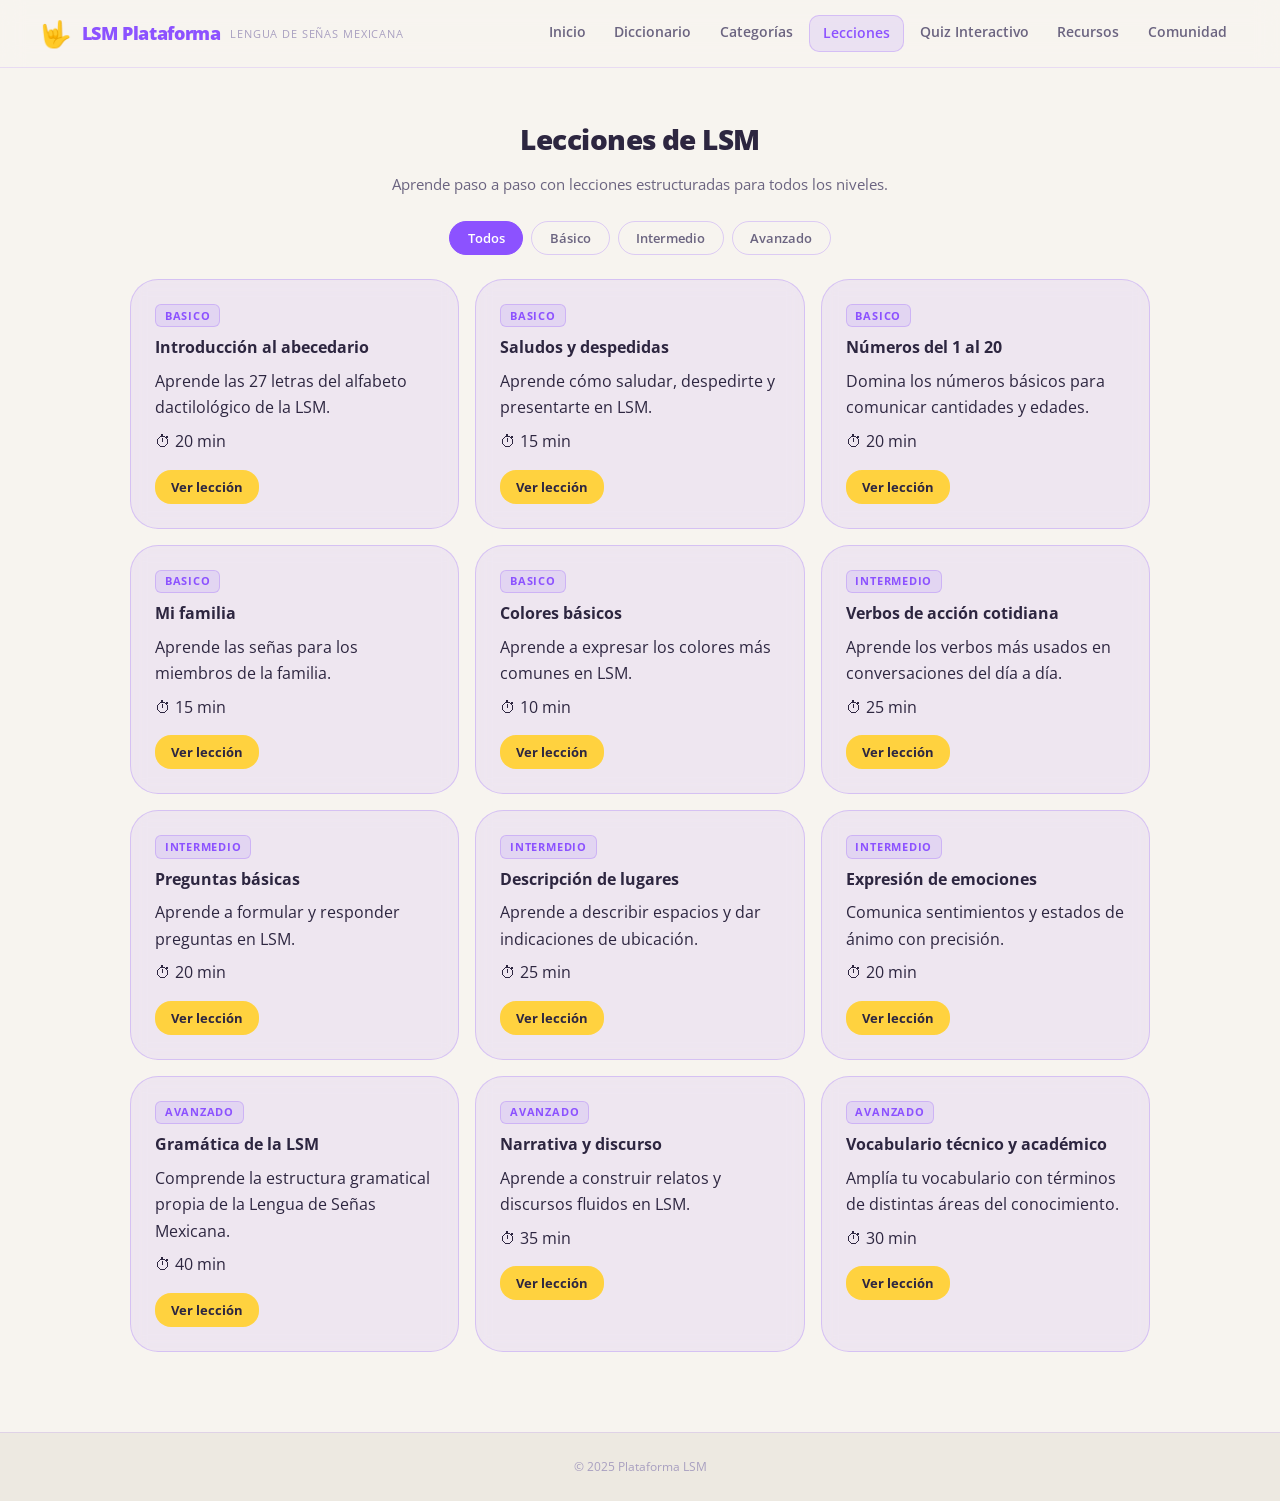
<file: lecciones.html>
<!DOCTYPE html>
<html lang="es">
<head>
    <meta charset="UTF-8">
    <meta name="viewport" content="width=device-width, initial-scale=1.0">
    <title>Lecciones - LSM</title>
    <link rel="stylesheet" href="styles.css">
</head>
<body>

    <a href="#contenido-principal" id="skip-link">Ir al contenido principal</a>

    
    
    <header id="encabezado">
        <div id="logo-area">
            <span id="logo-icono" aria-label="Mano haciendo la seña de te quiero en LSM" role="img">🤟</span>
            <h1 id="logo-titulo">LSM Plataforma</h1>
            <p id="logo-subtitulo">Lengua de Señas Mexicana</p>
        </div>
        <nav id="navbar" aria-label="Menú principal de navegación">
            <ul id="menu-lista">
                <li><a href="index.html"        class="nav-link">Inicio</a></li>
                <li><a href="diccionario.html"  class="nav-link">Diccionario</a></li>
                <li><a href="categorias.html"   class="nav-link">Categorías</a></li>
                <li><a href="lecciones.html"    class="nav-link activo">Lecciones</a></li>
                <li><a href="quiz.html"         class="nav-link">Quiz Interactivo</a></li>
                <li><a href="recursos.html"     class="nav-link">Recursos</a></li>
                <li><a href="comunidad.html"    class="nav-link">Comunidad</a></li>
                
            </ul>
        </nav>
    </header>

    <!-- Encabezado de página -->
    <main id="contenido-principal">
    <section id="page-header">
        <h2 id="lec-titulo">Cargando...</h2>
        <p  id="lec-descripcion">Cargando...</p>
    </section>

    
    <section id="filtro-seccion">
        <button class="filtro-btn activo" id="filtro-todos" data-nivel="todos">Todos</button>
        <button class="filtro-btn" id="filtro-basico" data-nivel="basico">Básico</button>
        <button class="filtro-btn" id="filtro-intermedio" data-nivel="intermedio">Intermedio</button>
        <button class="filtro-btn" id="filtro-avanzado" data-nivel="avanzado">Avanzado</button>
    </section>

    
    <section id="lecciones-seccion">
        <div id="lecciones-contenedor">
        </div>
    </section>

    
    <section id="leccion-detalle-seccion" style="display:none;">
        <button id="btn-volver-lecciones">← Volver a lecciones</button>
        <h3 id="leccion-detalle-titulo"></h3>
        <p  id="leccion-detalle-nivel"></p>
        <div id="leccion-detalle-contenido"></div>
    </section>

    
</main>

    <footer id="pie-pagina">
        <div id="footer-contenido">
            <p id="footer-texto">© 2025 Plataforma LSM</p>
        </div>
    </footer>

    <script src="script.js"></script>
</body>
</html>
</file>
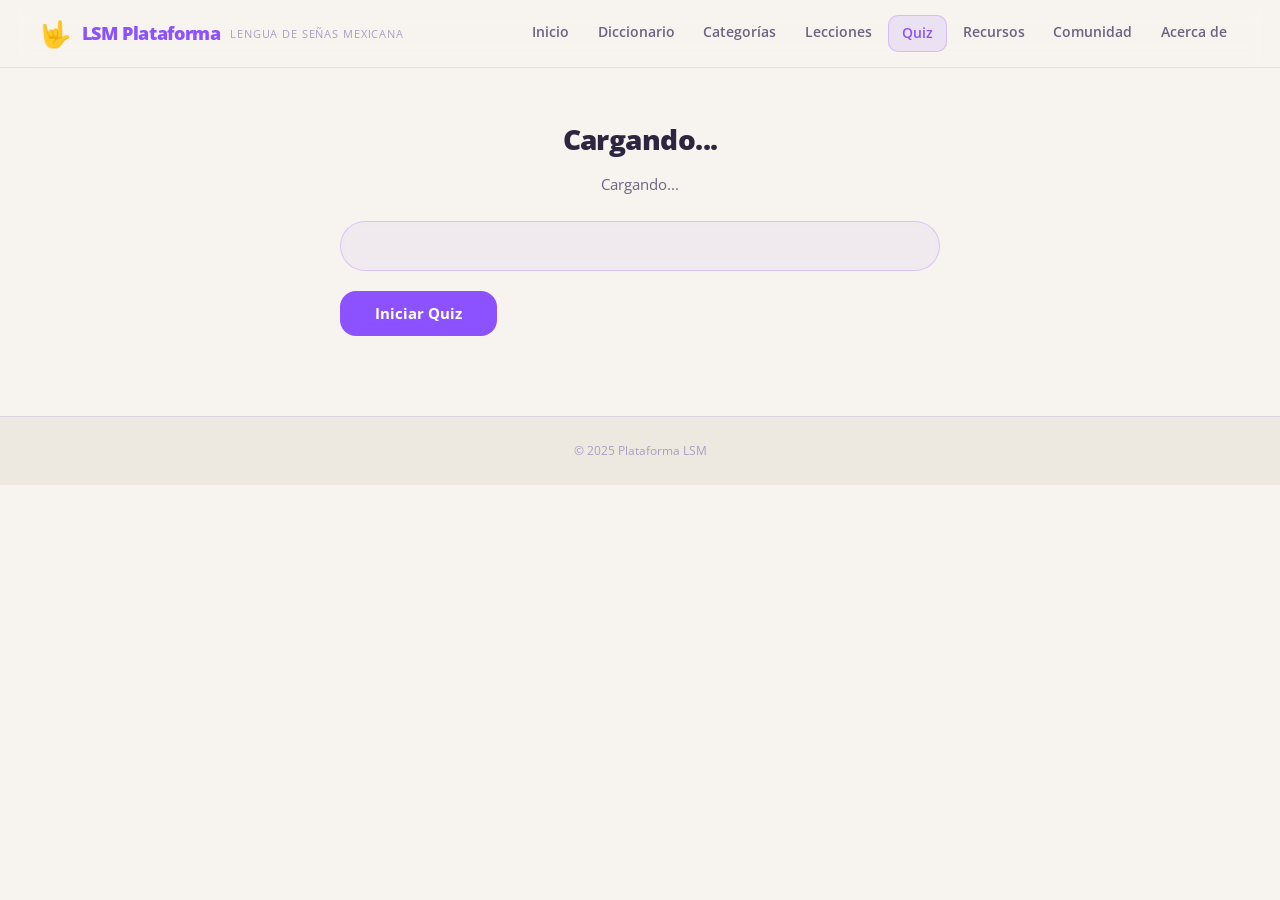
<file: Quiz.html>
<!DOCTYPE html>
<html lang="es">
<head>
    <meta charset="UTF-8">
    <meta name="viewport" content="width=device-width, initial-scale=1.0">
    <title>Quiz - LSM</title>
    <link rel="stylesheet" href="styles.css">
</head>
<body>

    <header id="encabezado">
        <div id="logo-area">
            <span id="logo-icono">🤟</span>
            <h1 id="logo-titulo">LSM Plataforma</h1>
            <p id="logo-subtitulo">Lengua de Señas Mexicana</p>
        </div>
        <nav id="navbar">
            <ul id="menu-lista">
                <li><a href="index.html"        class="nav-link">Inicio</a></li>
                <li><a href="diccionario.html"  class="nav-link">Diccionario</a></li>
                <li><a href="categorias.html"   class="nav-link">Categorías</a></li>
                <li><a href="lecciones.html"    class="nav-link">Lecciones</a></li>
                <li><a href="quiz.html"         class="nav-link activo">Quiz</a></li>
                <li><a href="recursos.html"     class="nav-link">Recursos</a></li>
                <li><a href="comunidad.html"    class="nav-link">Comunidad</a></li>
                <li><a href="acerca.html"       class="nav-link">Acerca de</a></li>
            </ul>
        </nav>
    </header>

    <section id="page-header">
        <h2 id="quiz-titulo">Cargando...</h2>
        <p  id="quiz-descripcion">Cargando...</p>
    </section>

    <!-- inicio del quiz -->
    <section id="quiz-inicio-seccion">
        <div id="quiz-info-contenedor">
        </div>
        <button id="btn-iniciar-quiz">Iniciar Quiz</button>
    </section>

    <!-- preguntas -->
    <section id="quiz-preguntas-seccion" style="display:none;">
        <div id="quiz-progreso">
            <span id="quiz-num-pregunta"></span>
            <span id="quiz-puntuacion">Puntaje: 0</span>
        </div>
        <div id="quiz-pregunta-contenedor">
            <p id="quiz-pregunta-texto"></p>
            <div id="quiz-opciones-contenedor">
            </div>
        </div>
        <p id="quiz-retroalimentacion"></p>
        <button id="btn-siguiente-pregunta" style="display:none;">Siguiente →</button>
    </section>

    <!-- resultados -->
    <section id="quiz-resultados-seccion" style="display:none;">
        <h3 id="resultado-titulo">¡Quiz terminado!</h3>
        <p id="resultado-puntaje"></p>
        <p id="resultado-mensaje"></p>
        <button id="btn-reiniciar-quiz">Intentar de nuevo</button>
    </section>


    <footer id="pie-pagina">
        <div id="footer-contenido">
            <p id="footer-texto">© 2025 Plataforma LSM</p>
        </div>
    </footer>

    <script src="script.js"></script>
</body>
</html>
</file>
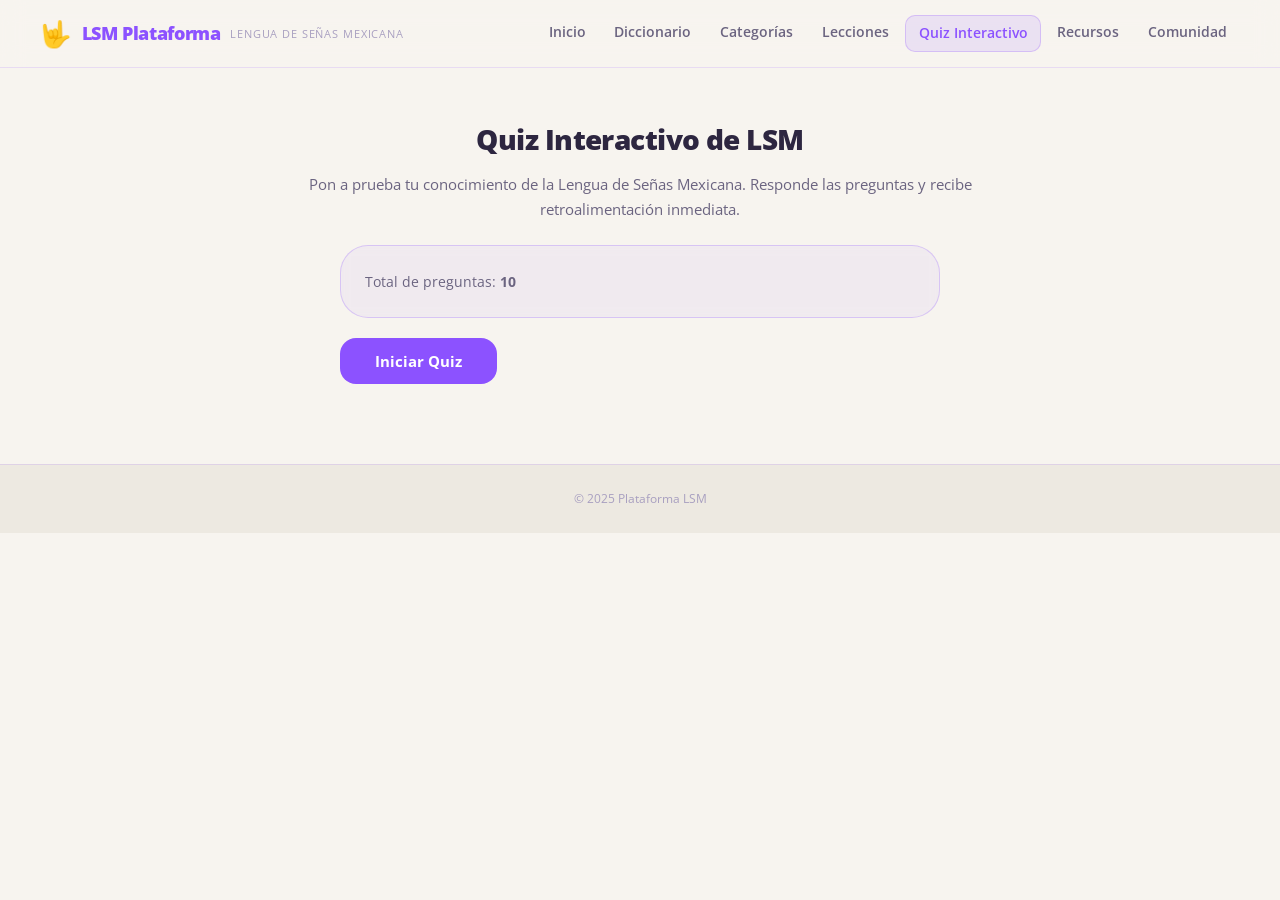
<file: quiz.html>
<!DOCTYPE html>
<html lang="es">
<head>
    <meta charset="UTF-8">
    <meta name="viewport" content="width=device-width, initial-scale=1.0">
    <title>Quiz - LSM</title>
    <link rel="stylesheet" href="styles.css">
</head>
<body>

    <a href="#contenido-principal" id="skip-link">Ir al contenido principal</a>

    
    <header id="encabezado">
        <div id="logo-area">
            <span id="logo-icono" aria-label="Mano haciendo la seña de te quiero en LSM" role="img">🤟</span>
            <h1 id="logo-titulo">LSM Plataforma</h1>
            <p id="logo-subtitulo">Lengua de Señas Mexicana</p>
        </div>
        <nav id="navbar" aria-label="Menú principal de navegación">
            <ul id="menu-lista">
                <li><a href="index.html"        class="nav-link">Inicio</a></li>
                <li><a href="diccionario.html"  class="nav-link">Diccionario</a></li>
                <li><a href="categorias.html"   class="nav-link">Categorías</a></li>
                <li><a href="lecciones.html"    class="nav-link">Lecciones</a></li>
                <li><a href="quiz.html" class="nav-link activo" aria-current="page">Quiz Interactivo</a></li>
                <li><a href="recursos.html"     class="nav-link">Recursos</a></li>
                <li><a href="comunidad.html"    class="nav-link">Comunidad</a></li>
                
            </ul>
        </nav>
    </header>

    <main id="contenido-principal">
    <section id="page-header">
        <h2 id="quiz-titulo">Cargando...</h2>
        <p  id="quiz-descripcion">Cargando...</p>
    </section>

    <!-- inicio del quiz -->
    <section id="quiz-inicio-seccion">
        <div id="quiz-info-contenedor">
        </div>
        <button id="btn-iniciar-quiz">Iniciar Quiz</button>
    </section>

    <!-- preguntas -->
    <section id="quiz-preguntas-seccion" style="display:none;">
        <div id="quiz-progreso">
            <span id="quiz-num-pregunta"></span>
            <span id="quiz-puntuacion">Puntaje: 0</span>
        </div>
        <div id="quiz-pregunta-contenedor">
            <p id="quiz-pregunta-texto"></p>
            <div id="quiz-opciones-contenedor">
            </div>
        </div>
        <p id="quiz-retroalimentacion"></p>
        <button id="btn-siguiente-pregunta" style="display:none;">Siguiente →</button>
    </section>

    <!-- resultados -->
    <section id="quiz-resultados-seccion" style="display:none;">
        <h3 id="resultado-titulo">¡Quiz terminado!</h3>
        <p id="resultado-puntaje"></p>
        <p id="resultado-mensaje"></p>
        <button id="btn-reiniciar-quiz">Intentar de nuevo</button>
    </section>


</main>

    <footer id="pie-pagina">
        <div id="footer-contenido">
            <p id="footer-texto">© 2025 Plataforma LSM</p>
        </div>
    </footer>

    <script src="script.js"></script>
</body>
</html>
</file>
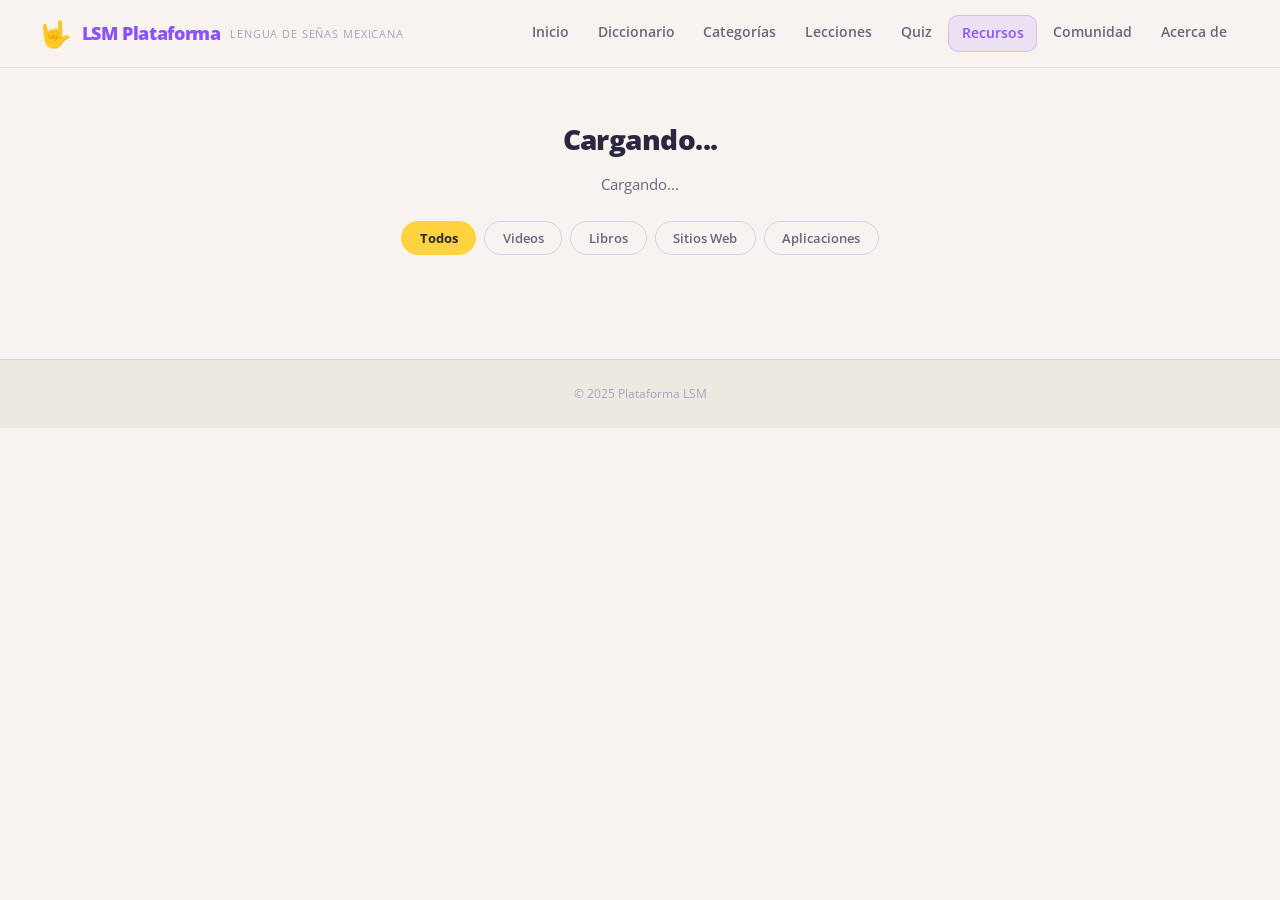
<file: Recursos.html>
<!DOCTYPE html>
<html lang="es">
<head>
    <meta charset="UTF-8">
    <meta name="viewport" content="width=device-width, initial-scale=1.0">
    <title>Recursos - LSM</title>
    <link rel="stylesheet" href="styles.css">
</head>
<body>

    <header id="encabezado">
        <div id="logo-area">
            <span id="logo-icono">🤟</span>
            <h1 id="logo-titulo">LSM Plataforma</h1>
            <p id="logo-subtitulo">Lengua de Señas Mexicana</p>
        </div>
        <nav id="navbar">
            <ul id="menu-lista">
                <li><a href="index.html"        class="nav-link">Inicio</a></li>
                <li><a href="diccionario.html"  class="nav-link">Diccionario</a></li>
                <li><a href="categorias.html"   class="nav-link">Categorías</a></li>
                <li><a href="lecciones.html"    class="nav-link">Lecciones</a></li>
                <li><a href="quiz.html"         class="nav-link">Quiz</a></li>
                <li><a href="recursos.html"     class="nav-link activo">Recursos</a></li>
                <li><a href="comunidad.html"    class="nav-link">Comunidad</a></li>
                <li><a href="acerca.html"       class="nav-link">Acerca de</a></li>
            </ul>
        </nav>
    </header>

    <section id="page-header">
        <h2 id="rec-titulo">Cargando...</h2>
        <p  id="rec-descripcion">Cargando...</p>
    </section>

    <!-- tipo de recurso -->
    <section id="filtro-recursos-seccion">
        <button class="filtro-rec-btn activo" id="filtro-rec-todos">Todos</button>
        <button class="filtro-rec-btn" id="filtro-rec-video">Videos</button>
        <button class="filtro-rec-btn" id="filtro-rec-libro">Libros</button>
        <button class="filtro-rec-btn" id="filtro-rec-sitio">Sitios Web</button>
        <button class="filtro-rec-btn" id="filtro-rec-app">Aplicaciones</button>
    </section>

    <section id="recursos-seccion">
        <div id="recursos-contenedor">
        </div>
    </section>

    <footer id="pie-pagina">
        <div id="footer-contenido">
            <p id="footer-texto">© 2025 Plataforma LSM</p>
        </div>
    </footer>

    <script src="script.js"></script>
</body>
</html>
</file>
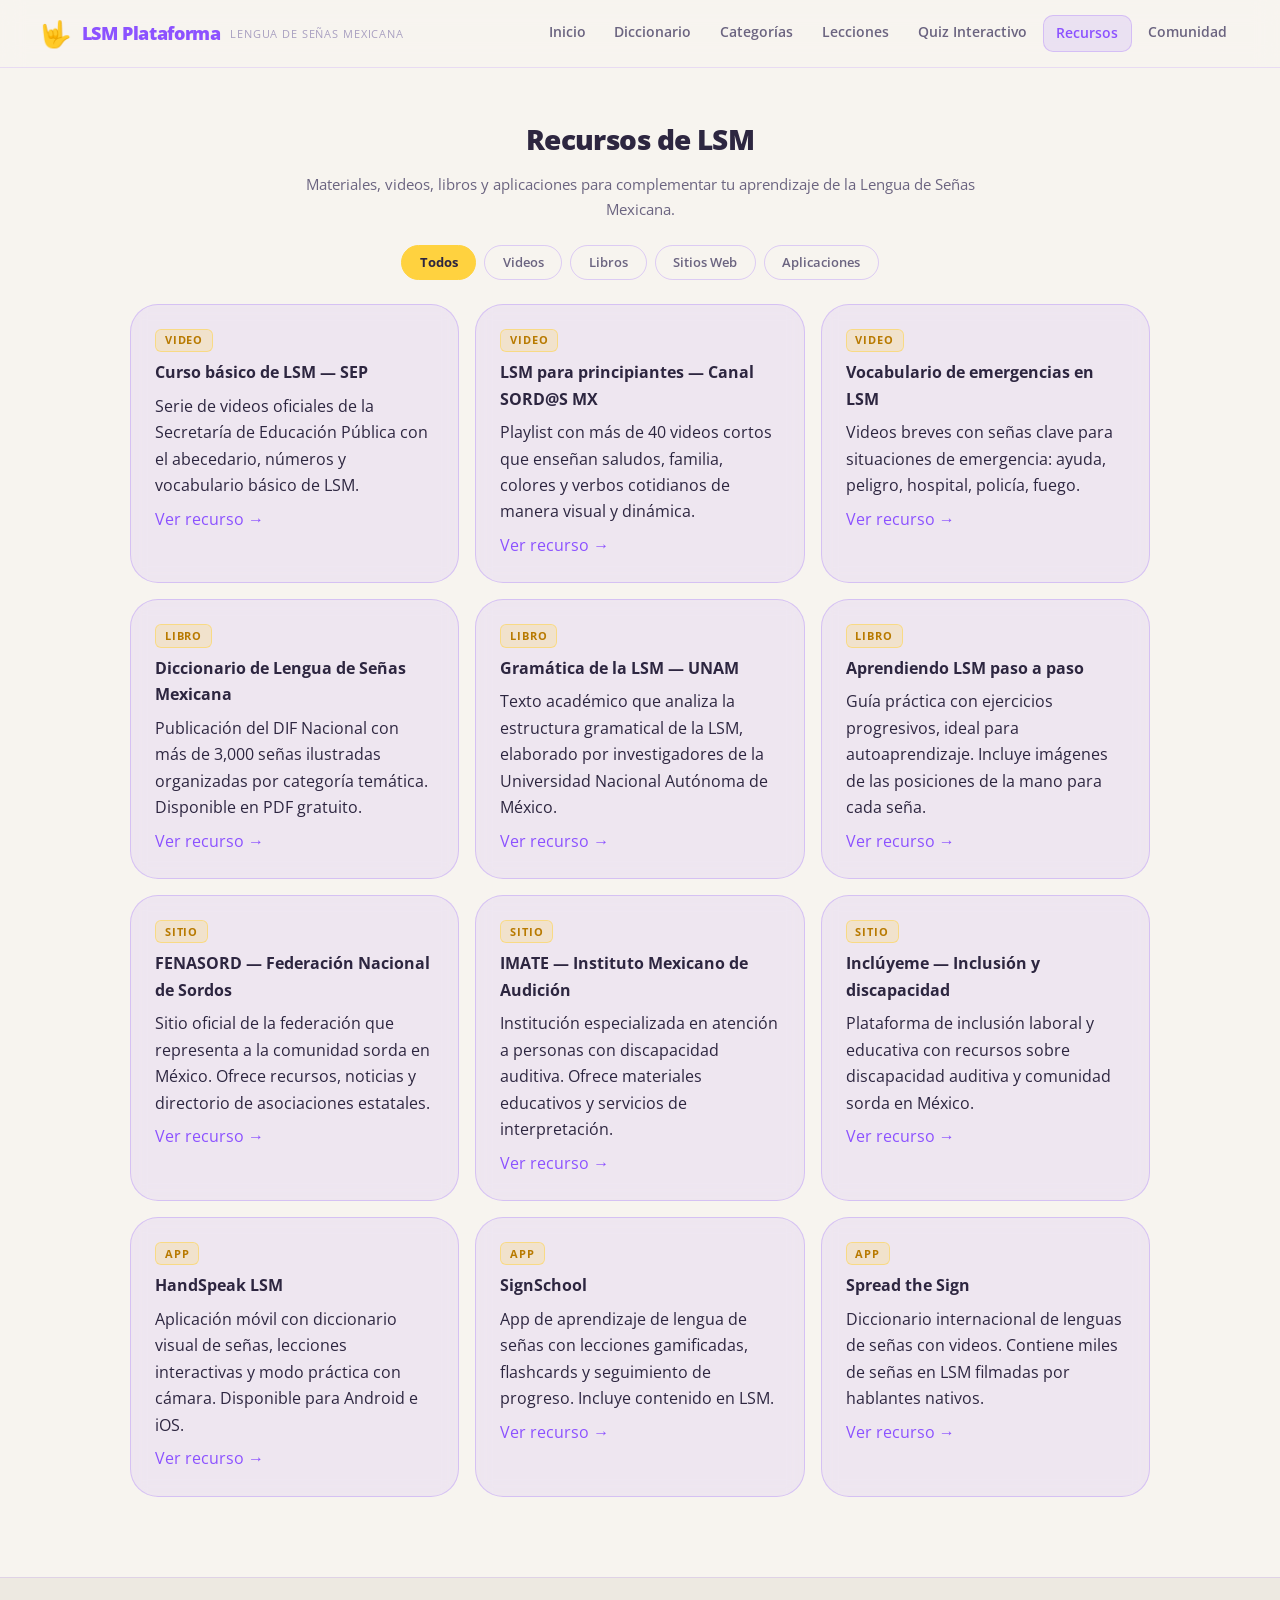
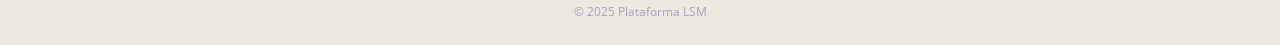
<file: recursos.html>
<!DOCTYPE html>
<html lang="es">
<head>
    <meta charset="UTF-8">
    <meta name="viewport" content="width=device-width, initial-scale=1.0">
    <title>Recursos - LSM</title>
    <link rel="stylesheet" href="styles.css">
</head>
<body>

    <a href="#contenido-principal" id="skip-link">Saltar al contenido principal</a>

    
    <header id="encabezado">
        <div id="logo-area">
            <span id="logo-icono" aria-label="Mano haciendo la seña de te quiero en LSM" role="img">🤟</span>
            <h1 id="logo-titulo">LSM Plataforma</h1>
            <p id="logo-subtitulo">Lengua de Señas Mexicana</p>
        </div>
        <nav id="navbar" aria-label="Menú principal de navegación">
            <ul id="menu-lista">
                <li><a href="index.html"        class="nav-link">Inicio</a></li>
                <li><a href="diccionario.html"  class="nav-link">Diccionario</a></li>
                <li><a href="categorias.html"   class="nav-link">Categorías</a></li>
                <li><a href="lecciones.html"    class="nav-link">Lecciones</a></li>
                <li><a href="quiz.html"         class="nav-link">Quiz Interactivo</a></li>
                <li><a href="recursos.html"     class="nav-link activo">Recursos</a></li>
                <li><a href="comunidad.html"    class="nav-link">Comunidad</a></li>
                
            </ul>
        </nav>
    </header>

    <main id="contenido-principal">
    <section id="page-header">
        <h2 id="rec-titulo">Cargando...</h2>
        <p  id="rec-descripcion">Cargando...</p>
    </section>

    <!-- tipo de recurso -->
    <section id="filtro-recursos-seccion">
        <button class="filtro-rec-btn activo" id="filtro-rec-todos" data-tipo="todos">Todos</button>
        <button class="filtro-rec-btn" id="filtro-rec-video" data-tipo="video">Videos</button>
        <button class="filtro-rec-btn" id="filtro-rec-libro" data-tipo="libro">Libros</button>
        <button class="filtro-rec-btn" id="filtro-rec-sitio" data-tipo="sitio">Sitios Web</button>
        <button class="filtro-rec-btn" id="filtro-rec-app" data-tipo="app">Aplicaciones</button>
    </section>

    <section id="recursos-seccion">
        <div id="recursos-contenedor">
        </div>
    </section>

</main>

    <footer id="pie-pagina">
        <div id="footer-contenido">
            <p id="footer-texto">© 2025 Plataforma LSM</p>
        </div>
    </footer>

    <script src="script.js"></script>
</body>
</html>
</file>
<file: styles.css>
/* =============================================================
   styles.css  —  Plataforma LSM
   Versión: 1.0 — Diseño arena + morado + glassmorphism
   Fuente: Open Sans via Google Fonts
============================================================= */

@import url('https://fonts.googleapis.com/css2?family=Open+Sans:wght@400;600;700;800&display=swap');

/* =============================================================
   VARIABLES
============================================================= */
:root {
    /* Colores */
    --fondo:          #F7F4EF;
    --fondo-alt:      #EDE9E1;
    --primario:       #8C52FF;
    --primario-suave: rgba(140, 82, 255, 0.12);
    --primario-borde: rgba(140, 82, 255, 0.25);
    --acento:         #FFD23F;
    --acento-dim:     #E5A93C;
    --texto:          #2D2640;
    --texto-suave:    #6B6480;
    --texto-muted:    #A89FC0;
    --borde:          rgba(140, 82, 255, 0.15);

    /* Tipografía */
    --fuente: 'Open Sans', sans-serif;

    /* Espaciado */
    --radio:    16px;
    --radio-lg: 20px;
    --radio-xl: 28px;

    /* Sombra card glassmorphism */
    --sombra-card: 0 4px 24px rgba(140, 82, 255, 0.08);
    --trans: 0.2s ease;
}

/* =============================================================
   RESET Y BASE
============================================================= */
*, *::before, *::after {
    box-sizing: border-box;
    margin: 0;
    padding: 0;
}

html { scroll-behavior: smooth; }

body {
    font-family: var(--fuente);
    background-color: var(--fondo);
    color: var(--texto);
    font-size: 16px;
    line-height: 1.65;
    min-height: 100vh;
}

a {
    color: var(--primario);
    text-decoration: none;
    transition: color var(--trans);
}

a:hover { color: var(--acento-dim); }

ul { list-style: none; }

img { max-width: 100%; display: block; }

button { cursor: pointer; font-family: var(--fuente); }

/* =============================================================
   NAVBAR
============================================================= */
#encabezado {
    position: sticky;
    top: 0;
    z-index: 100;
    display: flex;
    align-items: center;
    justify-content: space-between;
    padding: 0 2.5rem;
    height: 68px;
    background: rgba(247, 244, 239, 0.88);
    backdrop-filter: blur(12px);
    border-bottom: 1px solid var(--borde);
}

#logo-area {
    display: flex;
    align-items: center;
    gap: 0.6rem;
}

#logo-icono { font-size: 1.6rem; line-height: 1; }

#logo-titulo {
    font-size: 1.15rem;
    font-weight: 800;
    color: var(--primario);
    letter-spacing: -0.02em;
}

#logo-subtitulo {
    font-size: 0.68rem;
    color: var(--texto-muted);
    text-transform: uppercase;
    letter-spacing: 0.08em;
}

#menu-lista {
    display: flex;
    gap: 0.2rem;
}

.nav-link {
    display: block;
    padding: 0.4rem 0.8rem;
    font-size: 0.85rem;
    font-weight: 600;
    color: var(--texto-suave);
    border-radius: 10px;
    transition: background var(--trans), color var(--trans);
}

.nav-link:hover {
    background: var(--primario-suave);
    color: var(--primario);
}

.nav-link.activo {
    background: var(--primario-suave);
    color: var(--primario);
    border: 1px solid var(--primario-borde);
}

/* =============================================================
   ENCABEZADO DE PÁGINA INTERIOR
============================================================= */
#page-header {
    padding: 3rem 2.5rem 1.5rem;
    max-width: 760px;
    margin: 0 auto;
    text-align: center;
}

#page-header h2 {
    font-size: clamp(22px, 4vw, 28px);
    font-weight: 800;
    color: var(--texto);
    letter-spacing: -0.02em;
    margin-bottom: 0.6rem;
}

#page-header p {
    font-size: 15px;
    color: var(--texto-suave);
}

/* =============================================================
   HERO — INDEX / INICIO
============================================================= */
#hero {
    display: grid;
    grid-template-columns: 1fr 1fr;
    align-items: center;
    gap: 2rem;
    padding: 4rem 2.5rem 3rem;
    max-width: 1100px;
    margin: 0 auto;
}

#hero-contenido {
    display: flex;
    flex-direction: column;
    gap: 1.2rem;
}

#hero-titulo {
    font-size: clamp(24px, 5vw, 36px);
    font-weight: 800;
    color: var(--texto);
    letter-spacing: -0.03em;
    line-height: 1.15;
}

#hero-descripcion {
    font-size: 15px;
    color: var(--texto-suave);
    max-width: 460px;
}

#hero-boton {
    display: inline-block;
    padding: 0.8rem 1.8rem;
    background: var(--primario);
    color: #fff;
    font-weight: 700;
    font-size: 0.9rem;
    border-radius: var(--radio);
    align-self: flex-start;
    transition: background var(--trans), transform var(--trans);
}

#hero-boton:hover {
    background: #7A3EF0;
    transform: translateY(-2px);
    color: #fff;
}

#hero-imagen { display: flex; align-items: center; justify-content: center; }
#hero-emoji  { font-size: 8rem; line-height: 1; animation: flotar 3s ease-in-out infinite; }

/* =============================================================
   SECCIONES INICIO — QUÉ ES LSM
============================================================= */
#que-es-seccion {
    padding: 3rem 2.5rem;
    max-width: 960px;
    margin: 0 auto;
}

#que-es-titulo {
    font-size: 24px;
    font-weight: 800;
    color: var(--texto);
    margin-bottom: 0.5rem;
}

#que-es-subtitulo {
    font-size: 15px;
    color: var(--texto-suave);
    margin-bottom: 1.5rem;
}

#que-es-parrafos p {
    font-size: 15px;
    color: var(--texto-suave);
    margin-bottom: 0.9rem;
    line-height: 1.75;
}

#que-es-datos {
    display: flex;
    gap: 1rem;
    flex-wrap: wrap;
    margin-top: 2rem;
}

.que-es-dato {
    background: var(--primario-suave);
    border: 1px solid var(--primario-borde);
    border-radius: var(--radio-lg);
    padding: 1.25rem 1.75rem;
    display: flex;
    flex-direction: column;
    gap: 0.3rem;
    min-width: 180px;
    backdrop-filter: blur(6px);
}

.dato-numero {
    font-size: 20px;
    font-weight: 800;
    color: var(--primario);
}

.dato-etiqueta {
    font-size: 12px;
    color: var(--texto-suave);
    text-transform: uppercase;
    letter-spacing: 0.05em;
}

/* =============================================================
   ABECEDARIO
============================================================= */
#abecedario-seccion {
    padding: 2.5rem 2.5rem;
    max-width: 860px;
    margin: 0 auto;
    text-align: center;
}

#abecedario-seccion h2 {
    font-size: 24px;
    font-weight: 800;
    color: var(--texto);
    margin-bottom: 0.6rem;
}

#abecedario-descripcion {
    font-size: 15px;
    color: var(--texto-suave);
    margin-bottom: 1.5rem;
}

#abecedario-imagen-contenedor {
    background: var(--primario-suave);
    border: 1px solid var(--primario-borde);
    border-radius: var(--radio-xl);
    padding: 1.5rem;
    backdrop-filter: blur(6px);
    margin-bottom: 1.25rem;
}

#abecedario-imagen {
    width: 100%;
    border-radius: var(--radio);
    margin: 0 auto;
}

#abecedario-consejo {
    font-size: 14px;
    color: var(--texto-suave);
    background: rgba(255, 210, 63, 0.15);
    border: 1px solid rgba(255, 210, 63, 0.4);
    border-radius: var(--radio);
    padding: 0.75rem 1.25rem;
    display: inline-block;
}

/* =============================================================
   PERFILES — QUIÉNES PUEDEN APRENDER
============================================================= */
#quienes-seccion {
    padding: 2.5rem 2.5rem;
    max-width: 1100px;
    margin: 0 auto;
}

#quienes-seccion h2 {
    font-size: 24px;
    font-weight: 800;
    color: var(--texto);
    margin-bottom: 0.5rem;
}

#quienes-descripcion {
    font-size: 15px;
    color: var(--texto-suave);
    margin-bottom: 1.5rem;
}

#quienes-contenedor {
    display: grid;
    grid-template-columns: repeat(auto-fill, minmax(220px, 1fr));
    gap: 1rem;
}

.perfil-card {
    background: var(--primario-suave);
    border: 1px solid var(--primario-borde);
    border-radius: var(--radio-xl);
    padding: 1.5rem;
    display: flex;
    flex-direction: column;
    gap: 0.5rem;
    backdrop-filter: blur(8px);
    transition: transform var(--trans), box-shadow var(--trans);
}

.perfil-card:hover {
    transform: translateY(-4px);
    box-shadow: var(--sombra-card);
}

.perfil-card span { font-size: 2rem; }

.perfil-card h4 {
    font-size: 15px;
    font-weight: 700;
    color: var(--texto);
}

.perfil-card p {
    font-size: 13px;
    color: var(--texto-suave);
    line-height: 1.6;
}

/* =============================================================
   OBJETIVO DE LA PLATAFORMA
============================================================= */
#objetivo-seccion {
    padding: 2.5rem 2.5rem 4rem;
    max-width: 860px;
    margin: 0 auto;
}

#objetivo-titulo {
    font-size: 24px;
    font-weight: 800;
    color: var(--texto);
    margin-bottom: 0.75rem;
}

#objetivo-texto {
    font-size: 15px;
    color: var(--texto-suave);
    line-height: 1.75;
    margin-bottom: 1rem;
}

#objetivo-mision {
    font-size: 15px;
    font-weight: 600;
    color: var(--primario);
    background: var(--primario-suave);
    border: 1px solid var(--primario-borde);
    border-radius: var(--radio);
    padding: 0.85rem 1.25rem;
    margin-bottom: 1.5rem;
}

#objetivo-caracteristicas {
    display: grid;
    grid-template-columns: repeat(auto-fill, minmax(200px, 1fr));
    gap: 0.85rem;
}

.objetivo-item {
    display: flex;
    align-items: flex-start;
    gap: 0.75rem;
    background: var(--primario-suave);
    border: 1px solid var(--primario-borde);
    border-radius: var(--radio);
    padding: 1rem 1.25rem;
    backdrop-filter: blur(6px);
}

.objetivo-icono { font-size: 1.4rem; flex-shrink: 0; }

.objetivo-texto-item {
    font-size: 13px;
    color: var(--texto-suave);
    line-height: 1.55;
}

/* =============================================================
   ESTADÍSTICAS
============================================================= */
#estadisticas {
    background: var(--fondo-alt);
    border-top: 1px solid var(--borde);
    border-bottom: 1px solid var(--borde);
    padding: 2.5rem;
}

#stats-contenedor {
    display: flex;
    justify-content: center;
    gap: 1rem;
    flex-wrap: wrap;
    max-width: 900px;
    margin: 0 auto;
}

.stat-item {
    display: flex;
    flex-direction: column;
    align-items: center;
    padding: 1.5rem 2rem;
    background: rgba(140, 82, 255, 0.08);
    border: 1px solid var(--primario-borde);
    border-radius: var(--radio-xl);
    min-width: 150px;
    backdrop-filter: blur(8px);
    transition: transform var(--trans);
}

.stat-item:hover { transform: translateY(-3px); }

.stat-numero {
    font-size: 26px;
    font-weight: 800;
    color: var(--primario);
}

.stat-etiqueta {
    font-size: 11px;
    color: var(--texto-muted);
    text-align: center;
    margin-top: 0.2rem;
    text-transform: uppercase;
    letter-spacing: 0.05em;
}

/* =============================================================
   TARJETAS CARACTERÍSTICAS — INICIO
============================================================= */
#caracteristicas {
    padding: 3rem 2.5rem;
    max-width: 1100px;
    margin: 0 auto;
}

#caracteristicas-titulo {
    font-size: 22px;
    font-weight: 800;
    color: var(--texto);
    margin-bottom: 1.5rem;
}

#tarjetas-contenedor {
    display: grid;
    grid-template-columns: repeat(auto-fit, minmax(220px, 1fr));
    gap: 1rem;
}

/* Card glassmorphism base — reutilizado en múltiples secciones */
.tarjeta,
.sena-card,
.categoria-card,
.leccion-card,
.recurso-card,
.testimonio-card,
.org-card,
.miembro-card {
    background: rgba(140, 82, 255, 0.08);
    border: 1px solid var(--primario-borde);
    border-radius: var(--radio-xl);
    padding: 1.5rem;
    backdrop-filter: blur(8px);
    transition: transform var(--trans), box-shadow var(--trans);
}

.tarjeta:hover,
.sena-card:hover,
.categoria-card:hover,
.leccion-card:hover,
.recurso-card:hover,
.testimonio-card:hover,
.org-card:hover,
.miembro-card:hover {
    transform: translateY(-4px);
    box-shadow: var(--sombra-card);
}

.tarjeta {
    display: flex;
    flex-direction: column;
    gap: 0.5rem;
}

.tarjeta-icono { font-size: 2rem; }

.tarjeta-titulo {
    font-size: 15px;
    font-weight: 700;
    color: var(--texto);
}

.tarjeta-descripcion {
    font-size: 13px;
    color: var(--texto-suave);
    flex: 1;
}

.tarjeta-enlace {
    font-size: 13px;
    font-weight: 700;
    color: var(--primario);
    margin-top: 0.4rem;
}

/* =============================================================
   SEÑA DEL DÍA
============================================================= */
#sena-del-dia {
    background: rgba(140, 82, 255, 0.07);
    border: 1px solid var(--primario-borde);
    border-radius: var(--radio-xl);
    margin: 0 auto 3rem;
    padding: 2rem;
    max-width: 680px;
    text-align: center;
    backdrop-filter: blur(8px);
}

#sena-del-dia h2 {
    font-size: 11px;
    font-weight: 700;
    text-transform: uppercase;
    letter-spacing: 0.1em;
    color: var(--primario);
    margin-bottom: 0.75rem;
}

#sena-palabra {
    font-size: 32px;
    font-weight: 800;
    color: var(--texto);
    margin-bottom: 0.6rem;
}

#sena-descripcion {
    font-size: 14px;
    color: var(--texto-suave);
}

/* =============================================================
   DICCIONARIO — BUSCADOR
============================================================= */
#buscador-seccion {
    display: flex;
    gap: 0.6rem;
    max-width: 580px;
    margin: 0 auto 2rem;
    padding: 0 2.5rem;
}

#buscador-input {
    flex: 1;
    padding: 0.75rem 1.1rem;
    background: rgba(140, 82, 255, 0.06);
    border: 1px solid var(--primario-borde);
    border-radius: var(--radio);
    font-family: var(--fuente);
    font-size: 14px;
    color: var(--texto);
    outline: none;
    transition: border-color var(--trans);
}

#buscador-input::placeholder { color: var(--texto-muted); }
#buscador-input:focus { border-color: var(--primario); }

#buscador-btn {
    padding: 0.75rem 1.4rem;
    background: var(--primario);
    color: #fff;
    border: none;
    border-radius: var(--radio);
    font-weight: 700;
    font-size: 14px;
    transition: background var(--trans), transform var(--trans);
}

#buscador-btn:hover { background: #7A3EF0; transform: translateY(-1px); }

#diccionario-seccion {
    padding: 0 2.5rem 3rem;
    max-width: 1100px;
    margin: 0 auto;
}

#diccionario-contenedor {
    display: grid;
    grid-template-columns: repeat(auto-fill, minmax(250px, 1fr));
    gap: 1rem;
}

.sena-card { display: flex; flex-direction: column; gap: 0.4rem; }

.sena-palabra {
    font-size: 16px;
    font-weight: 700;
    color: var(--texto);
}

.sena-categoria {
    display: inline-block;
    font-size: 11px;
    font-weight: 700;
    text-transform: uppercase;
    letter-spacing: 0.07em;
    color: var(--primario);
    background: var(--primario-suave);
    border: 1px solid var(--primario-borde);
    border-radius: 6px;
    padding: 0.1rem 0.55rem;
    align-self: flex-start;
}

.sena-descripcion { font-size: 13px; color: var(--texto-suave); line-height: 1.55; }

/* =============================================================
   CATEGORÍAS
============================================================= */
#categorias-seccion,
#senas-categoria-seccion {
    padding: 0 2.5rem 3rem;
    max-width: 1100px;
    margin: 0 auto;
}

#categorias-contenedor {
    display: grid;
    grid-template-columns: repeat(auto-fill, minmax(190px, 1fr));
    gap: 1rem;
}

.categoria-card {
    text-align: center;
    cursor: pointer;
    display: flex;
    flex-direction: column;
    gap: 0.4rem;
    align-items: center;
}

.cat-icono { font-size: 2.2rem; display: block; margin-bottom: 0.3rem; }

.cat-nombre { font-size: 15px; font-weight: 700; color: var(--texto); }

.cat-total {
    font-size: 11px;
    color: var(--texto-muted);
    text-transform: uppercase;
    letter-spacing: 0.05em;
}

#nombre-categoria-activa {
    font-size: 20px;
    font-weight: 800;
    color: var(--texto);
    margin-bottom: 1.25rem;
}

#senas-categoria-contenedor {
    display: grid;
    grid-template-columns: repeat(auto-fill, minmax(250px, 1fr));
    gap: 1rem;
    margin-bottom: 1.5rem;
}

#btn-volver-categorias,
#btn-volver-lecciones {
    padding: 0.6rem 1.25rem;
    background: transparent;
    border: 1px solid var(--primario-borde);
    border-radius: var(--radio);
    font-size: 14px;
    font-weight: 600;
    color: var(--texto-suave);
    transition: all var(--trans);
}

#btn-volver-categorias:hover,
#btn-volver-lecciones:hover {
    border-color: var(--primario);
    color: var(--primario);
    background: var(--primario-suave);
}

/* =============================================================
   LECCIONES
============================================================= */
#filtro-seccion {
    display: flex;
    gap: 0.5rem;
    flex-wrap: wrap;
    justify-content: center;
    padding: 0 2.5rem 1.5rem;
}

.filtro-btn {
    padding: 0.45rem 1.1rem;
    background: transparent;
    border: 1px solid var(--primario-borde);
    border-radius: 50px;
    font-size: 13px;
    font-weight: 600;
    color: var(--texto-suave);
    transition: all var(--trans);
}

.filtro-btn:hover,
.filtro-btn.activo {
    background: var(--primario);
    border-color: var(--primario);
    color: #fff;
}

#lecciones-seccion {
    padding: 0 2.5rem 3rem;
    max-width: 1100px;
    margin: 0 auto;
}

#lecciones-contenedor {
    display: grid;
    grid-template-columns: repeat(auto-fill, minmax(280px, 1fr));
    gap: 1rem;
}

.leccion-card { display: flex; flex-direction: column; gap: 0.45rem; }

.leccion-nivel {
    display: inline-block;
    font-size: 11px;
    font-weight: 700;
    text-transform: uppercase;
    letter-spacing: 0.07em;
    border-radius: 6px;
    padding: 0.1rem 0.55rem;
    align-self: flex-start;
    background: var(--primario-suave);
    border: 1px solid var(--primario-borde);
    color: var(--primario);
}

.leccion-titulo { font-size: 15px; font-weight: 700; color: var(--texto); }

.leccion-descripcion { font-size: 13px; color: var(--texto-suave); flex: 1; }

.leccion-duracion { font-size: 12px; color: var(--texto-muted); }

.btn-ver-leccion {
    margin-top: 0.5rem;
    padding: 0.5rem 1rem;
    background: var(--acento);
    border: none;
    border-radius: var(--radio);
    font-size: 13px;
    font-weight: 700;
    color: var(--texto);
    align-self: flex-start;
    transition: background var(--trans), transform var(--trans);
}

.btn-ver-leccion:hover { background: var(--acento-dim); transform: translateX(3px); }

#leccion-detalle-seccion {
    padding: 0 2.5rem 3rem;
    max-width: 740px;
    margin: 0 auto;
}

#leccion-detalle-titulo {
    font-size: 22px;
    font-weight: 800;
    color: var(--texto);
    margin: 1.25rem 0 0.4rem;
}

#leccion-detalle-nivel { font-size: 13px; color: var(--texto-muted); margin-bottom: 1.25rem; }

#leccion-detalle-contenido {
    background: rgba(140, 82, 255, 0.06);
    border: 1px solid var(--primario-borde);
    border-radius: var(--radio-xl);
    padding: 1.5rem;
    font-size: 14px;
    color: var(--texto-suave);
    line-height: 1.75;
    backdrop-filter: blur(6px);
}

/* =============================================================
   QUIZ
============================================================= */
#quiz-inicio-seccion,
#quiz-preguntas-seccion,
#quiz-resultados-seccion {
    padding: 0 2.5rem 3rem;
    max-width: 680px;
    margin: 0 auto;
}

#quiz-info-contenedor {
    background: rgba(140, 82, 255, 0.06);
    border: 1px solid var(--primario-borde);
    border-radius: var(--radio-xl);
    padding: 1.5rem;
    margin-bottom: 1.25rem;
    font-size: 14px;
    color: var(--texto-suave);
    backdrop-filter: blur(6px);
}

#btn-iniciar-quiz,
#btn-reiniciar-quiz {
    padding: 0.8rem 2.2rem;
    background: var(--primario);
    color: #fff;
    border: none;
    border-radius: var(--radio);
    font-weight: 700;
    font-size: 15px;
    transition: background var(--trans), transform var(--trans);
}

#btn-iniciar-quiz:hover,
#btn-reiniciar-quiz:hover { background: #7A3EF0; transform: translateY(-2px); }

#quiz-progreso {
    display: flex;
    justify-content: space-between;
    font-size: 13px;
    font-weight: 600;
    color: var(--texto-muted);
    margin-bottom: 1.25rem;
}

#quiz-pregunta-contenedor {
    background: rgba(140, 82, 255, 0.06);
    border: 1px solid var(--primario-borde);
    border-radius: var(--radio-xl);
    padding: 1.5rem;
    margin-bottom: 0.75rem;
    backdrop-filter: blur(6px);
}

#quiz-pregunta-texto {
    font-size: 16px;
    font-weight: 700;
    color: var(--texto);
    margin-bottom: 1.25rem;
    line-height: 1.4;
}

#quiz-opciones-contenedor {
    display: grid;
    grid-template-columns: 1fr 1fr;
    gap: 0.6rem;
}

.opcion-btn {
    padding: 0.8rem 0.9rem;
    background: rgba(140, 82, 255, 0.06);
    border: 1px solid var(--primario-borde);
    border-radius: var(--radio);
    font-size: 13px;
    font-weight: 600;
    color: var(--texto);
    text-align: left;
    transition: all var(--trans);
}

.opcion-btn:hover:not(:disabled) {
    background: var(--primario-suave);
    border-color: var(--primario);
    color: var(--primario);
}

.opcion-btn:disabled { opacity: 0.6; cursor: not-allowed; }

.opcion-correcta {
    background: rgba(255, 210, 63, 0.2) !important;
    border-color: var(--acento) !important;
    color: var(--texto) !important;
    opacity: 1 !important;
}

#quiz-retroalimentacion {
    font-size: 14px;
    font-weight: 600;
    color: var(--texto-suave);
    min-height: 1.4rem;
    margin-bottom: 0.75rem;
}

#btn-siguiente-pregunta {
    padding: 0.65rem 1.5rem;
    background: var(--acento);
    border: none;
    border-radius: var(--radio);
    font-weight: 700;
    font-size: 14px;
    color: var(--texto);
    transition: background var(--trans), transform var(--trans);
}

#btn-siguiente-pregunta:hover { background: var(--acento-dim); transform: translateY(-1px); }

#resultado-titulo { font-size: 26px; font-weight: 800; color: var(--primario); margin-bottom: 0.75rem; }
#resultado-puntaje { font-size: 16px; font-weight: 700; color: var(--texto); margin-bottom: 0.4rem; }
#resultado-mensaje { font-size: 14px; color: var(--texto-suave); margin-bottom: 1.25rem; }

/* =============================================================
   RECURSOS
============================================================= */
#filtro-recursos-seccion {
    display: flex;
    gap: 0.5rem;
    flex-wrap: wrap;
    justify-content: center;
    padding: 0 2.5rem 1.5rem;
}

.filtro-rec-btn {
    padding: 0.45rem 1.1rem;
    background: transparent;
    border: 1px solid var(--primario-borde);
    border-radius: 50px;
    font-size: 13px;
    font-weight: 600;
    color: var(--texto-suave);
    transition: all var(--trans);
}

.filtro-rec-btn:hover,
.filtro-rec-btn.activo {
    background: var(--acento);
    border-color: var(--acento);
    color: var(--texto);
    font-weight: 700;
}

#recursos-seccion {
    padding: 0 2.5rem 3rem;
    max-width: 1100px;
    margin: 0 auto;
}

#recursos-contenedor {
    display: grid;
    grid-template-columns: repeat(auto-fill, minmax(270px, 1fr));
    gap: 1rem;
}

.recurso-card { display: flex; flex-direction: column; gap: 0.45rem; }

.recurso-tipo {
    display: inline-block;
    font-size: 11px;
    font-weight: 700;
    text-transform: uppercase;
    letter-spacing: 0.08em;
    background: rgba(255, 210, 63, 0.2);
    border: 1px solid rgba(255, 210, 63, 0.5);
    border-radius: 6px;
    padding: 0.1rem 0.55rem;
    color: #B87A00;
    align-self: flex-start;
}

.recurso-titulo { font-size: 15px; font-weight: 700; color: var(--texto); }
.recurso-descripcion { font-size: 13px; color: var(--texto-suave); flex: 1; }
.recurso-enlace { font-size: 13px; font-weight: 700; color: var(--primario); margin-top: 0.4rem; }

/* =============================================================
   COMUNIDAD
============================================================= */
#testimonios-seccion,
#organizaciones-seccion,
#faq-seccion {
    padding: 1.5rem 2.5rem;
    max-width: 1100px;
    margin: 0 auto;
}

#testimonios-seccion h3,
#organizaciones-seccion h3,
#faq-seccion h3 {
    font-size: 20px;
    font-weight: 800;
    color: var(--texto);
    margin-bottom: 1.25rem;
}

#testimonios-contenedor {
    display: grid;
    grid-template-columns: repeat(auto-fill, minmax(260px, 1fr));
    gap: 1rem;
}

.testimonio-card {
    display: flex;
    flex-direction: column;
    gap: 0.5rem;
    border-left: 3px solid var(--primario);
}

.testimonio-texto { font-size: 13px; color: var(--texto-suave); font-style: italic; flex: 1; line-height: 1.65; }
.testimonio-nombre { font-size: 14px; font-weight: 700; color: var(--texto); }
.testimonio-rol { font-size: 12px; color: var(--texto-muted); }

#organizaciones-contenedor {
    display: grid;
    grid-template-columns: repeat(auto-fill, minmax(260px, 1fr));
    gap: 1rem;
}

.org-card { display: flex; flex-direction: column; gap: 0.45rem; }
.org-nombre { font-size: 15px; font-weight: 700; color: var(--texto); }
.org-descripcion { font-size: 13px; color: var(--texto-suave); flex: 1; }
.org-sitio { font-size: 13px; font-weight: 700; color: var(--primario); margin-top: 0.4rem; }

#faq-contenedor {
    display: flex;
    flex-direction: column;
    gap: 0.6rem;
    max-width: 720px;
}

.faq-item {
    background: rgba(140, 82, 255, 0.06);
    border: 1px solid var(--primario-borde);
    border-radius: var(--radio);
    overflow: hidden;
    backdrop-filter: blur(6px);
}

.faq-pregunta {
    width: 100%;
    padding: 0.9rem 1.25rem;
    background: transparent;
    border: none;
    text-align: left;
    font-size: 14px;
    font-weight: 700;
    color: var(--texto);
    transition: color var(--trans);
}

.faq-pregunta:hover { color: var(--primario); }

.faq-respuesta {
    padding: 0 1.25rem 0.9rem;
    font-size: 13px;
    color: var(--texto-suave);
    line-height: 1.65;
    border-top: 1px solid var(--borde);
    padding-top: 0.75rem;
}

/* =============================================================
   ACERCA DE
============================================================= */
#mision-seccion { padding: 1.5rem 2.5rem; max-width: 1100px; margin: 0 auto; }

#mision-contenedor {
    display: grid;
    grid-template-columns: 1fr 1fr;
    gap: 1rem;
}

.mision-card {
    background: rgba(140, 82, 255, 0.06);
    border: 1px solid var(--primario-borde);
    border-radius: var(--radio-xl);
    padding: 1.5rem;
    backdrop-filter: blur(6px);
}

.mision-card h4 {
    font-size: 11px;
    font-weight: 700;
    text-transform: uppercase;
    letter-spacing: 0.09em;
    color: var(--primario);
    margin-bottom: 0.6rem;
}

.mision-card p { font-size: 14px; color: var(--texto-suave); line-height: 1.7; }

#equipo-seccion,
#tecnologias-seccion,
#contacto-seccion {
    padding: 1.5rem 2.5rem;
    max-width: 1100px;
    margin: 0 auto;
}

#equipo-seccion h3,
#tecnologias-seccion h3,
#contacto-seccion h3 {
    font-size: 20px;
    font-weight: 800;
    color: var(--texto);
    margin-bottom: 1.25rem;
}

#equipo-contenedor { display: flex; flex-wrap: wrap; gap: 0.85rem; }

.miembro-card { display: flex; flex-direction: column; gap: 0.25rem; min-width: 170px; }

.miembro-nombre { font-size: 14px; font-weight: 700; color: var(--texto); }
.miembro-rol { font-size: 12px; color: var(--primario); font-weight: 600; }

#tecnologias-contenedor { display: flex; flex-direction: column; gap: 0.5rem; }

.tec-item {
    padding: 0.7rem 1.1rem;
    background: rgba(140, 82, 255, 0.06);
    border: 1px solid var(--primario-borde);
    border-radius: var(--radio);
    font-size: 13px;
    color: var(--texto-suave);
}

.tec-item strong { color: var(--texto); }

#contacto-contenedor { display: flex; flex-direction: column; gap: 0.6rem; font-size: 14px; color: var(--texto-suave); }

/* =============================================================
   FOOTER
============================================================= */
#pie-pagina {
    border-top: 1px solid var(--borde);
    background: var(--fondo-alt);
    padding: 1.5rem 2.5rem;
    text-align: center;
    margin-top: 2rem;
}

#footer-texto { font-size: 12px; color: var(--texto-muted); }

/* =============================================================
   ANIMACIONES
============================================================= */
@keyframes flotar {
    0%, 100% { transform: translateY(0); }
    50%       { transform: translateY(-12px); }
}

/* =============================================================
   RESPONSIVE
============================================================= */
@media (max-width: 900px) {
    #hero { grid-template-columns: 1fr; text-align: center; padding: 2.5rem 1.5rem; }
    #hero-boton { align-self: center; }
    #hero-imagen { display: none; }
    #mision-contenedor { grid-template-columns: 1fr; }
}

@media (max-width: 700px) {
    #encabezado { flex-direction: column; height: auto; padding: 1rem 1.25rem; gap: 0.6rem; }
    #menu-lista { flex-wrap: wrap; justify-content: center; }
    .nav-link { font-size: 0.76rem; padding: 0.3rem 0.6rem; }
    #logo-subtitulo { display: none; }
    #quiz-opciones-contenedor { grid-template-columns: 1fr; }

    #buscador-seccion,
    #diccionario-seccion,
    #categorias-seccion,
    #lecciones-seccion,
    #recursos-seccion,
    #testimonios-seccion,
    #organizaciones-seccion,
    #faq-seccion,
    #mision-seccion,
    #equipo-seccion,
    #tecnologias-seccion,
    #contacto-seccion,
    #senas-categoria-seccion,
    #quiz-inicio-seccion,
    #quiz-preguntas-seccion,
    #quiz-resultados-seccion,
    #leccion-detalle-seccion,
    #que-es-seccion,
    #abecedario-seccion,
    #quienes-seccion,
    #objetivo-seccion {
        padding-left: 1rem;
        padding-right: 1rem;
    }
}
/* =============================================================
   FORMULARIO DE CONTACTO (criterio 3 — accesibilidad)
============================================================= */
#contacto-seccion {
    padding: 2.5rem 2.5rem 3rem;
    max-width: 700px;
    margin: 0 auto;
}

#contacto-titulo {
    font-size: 22px;
    font-weight: 800;
    color: var(--texto);
    margin-bottom: 0.5rem;
}

#contacto-descripcion {
    font-size: 15px;
    color: var(--texto-suave);
    margin-bottom: 1.75rem;
}

#form-contacto {
    display: flex;
    flex-direction: column;
    gap: 1.25rem;
}

.form-grupo {
    display: flex;
    flex-direction: column;
    gap: 0.35rem;
}

.form-grupo label {
    font-size: 14px;
    font-weight: 600;
    color: var(--texto);
}

.form-grupo input,
.form-grupo select,
.form-grupo textarea {
    padding: 0.75rem 1rem;
    background: rgba(140, 82, 255, 0.05);
    border: 1px solid var(--primario-borde);
    border-radius: var(--radio);
    font-family: var(--fuente);
    font-size: 14px;
    color: var(--texto);
    outline: none;
    transition: border-color 0.2s ease;
    width: 100%;
}

.form-grupo input:focus,
.form-grupo select:focus,
.form-grupo textarea:focus {
    border-color: var(--primario);
    box-shadow: 0 0 0 3px rgba(140, 82, 255, 0.12);
}

.form-grupo input::placeholder,
.form-grupo textarea::placeholder {
    color: var(--texto-muted);
}

.form-grupo textarea {
    resize: vertical;
    min-height: 120px;
}

.form-grupo small {
    font-size: 12px;
    color: var(--texto-muted);
}

/* Checkbox accesible */
.form-grupo-check {
    flex-direction: row;
    align-items: flex-start;
    gap: 0.6rem;
}

.form-grupo-check input[type="checkbox"] {
    width: 18px;
    height: 18px;
    min-width: 18px;
    margin-top: 2px;
    accent-color: var(--primario);
    cursor: pointer;
    padding: 0;
}

.form-grupo-check label {
    font-size: 13px;
    font-weight: 400;
    color: var(--texto-suave);
    cursor: pointer;
}

#form-resultado {
    font-size: 14px;
    font-weight: 600;
    min-height: 1.4rem;
    padding: 0.5rem 1rem;
    border-radius: var(--radio);
}

#form-resultado.exito {
    background: rgba(0, 200, 120, 0.1);
    border: 1px solid rgba(0, 200, 120, 0.3);
    color: #00885a;
}

#form-resultado.error {
    background: rgba(255, 80, 80, 0.08);
    border: 1px solid rgba(255, 80, 80, 0.25);
    color: #cc3333;
}

#btn-enviar-contacto {
    padding: 0.85rem 2rem;
    background: var(--primario);
    color: #fff;
    border: none;
    border-radius: var(--radio);
    font-family: var(--fuente);
    font-weight: 700;
    font-size: 15px;
    cursor: pointer;
    align-self: flex-start;
    transition: background 0.2s ease, transform 0.2s ease;
}

#btn-enviar-contacto:hover {
    background: #7A3EF0;
    transform: translateY(-2px);
}

#btn-enviar-contacto:focus {
    outline: 3px solid var(--acento);
    outline-offset: 2px;
}

/* Buscador como formulario */
#form-buscador label {
    display: block;
    font-size: 14px;
    font-weight: 600;
    color: var(--texto);
    margin-bottom: 0.5rem;
}

#buscador-controles {
    display: flex;
    gap: 0.6rem;
    max-width: 600px;
}

/* Focus visible en todos los links (criterio 4) */
a:focus-visible,
button:focus-visible,
input:focus-visible,
select:focus-visible,
textarea:focus-visible {
    outline: 3px solid var(--acento);
    outline-offset: 2px;
    border-radius: 4px;
}

/* Skip link accesible (criterio 4) */
#skip-link {
    position: absolute;
    top: -100px;
    left: 1rem;
    background: var(--primario);
    color: #fff;
    padding: 0.5rem 1rem;
    border-radius: var(--radio);
    font-weight: 700;
    font-size: 14px;
    z-index: 9999;
    transition: top 0.2s ease;
}

#skip-link:focus {
    top: 1rem;
}
</file>
